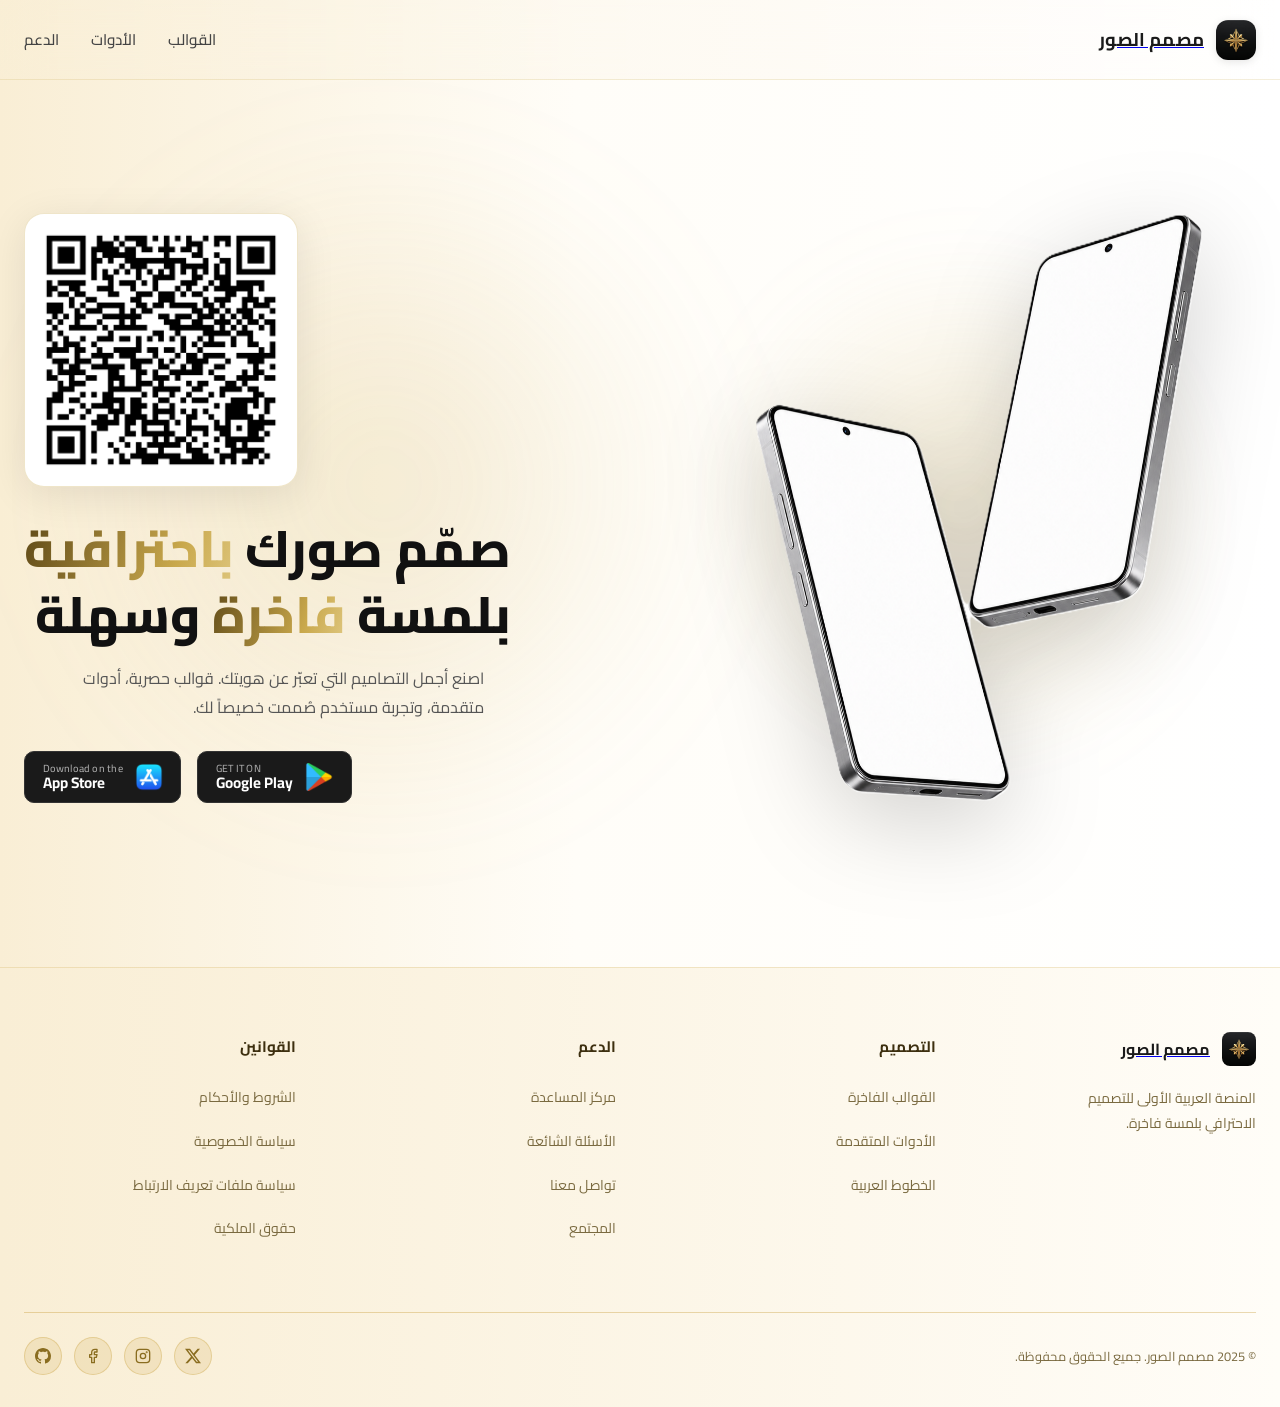
<file: index.html>
<!doctype html>
<html lang="ar" dir="rtl">
  <head>
    <meta charset="UTF-8" />
    <meta name="viewport" content="width=device-width, initial-scale=1.0" />
    <title>مصمم الصور</title>

    <!-- Website Icons -->
    <link rel="icon" type="image/png" href="assets/app-icon.png" />
    <link rel="icon" sizes="16x16" href="assets/app-icon.png" />
    <link rel="icon" sizes="32x32" href="assets/app-icon.png" />
    <link rel="apple-touch-icon" href="assets/app-icon.png" />
    <link rel="apple-touch-icon" sizes="180x180" href="assets/app-icon.png" />
    <link rel="apple-touch-icon" sizes="152x152" href="assets/app-icon.png" />
    <link rel="apple-touch-icon" sizes="120x120" href="assets/app-icon.png" />
    <meta name="apple-mobile-web-app-capable" content="yes" />
    <meta
      name="apple-mobile-web-app-status-bar-style"
      content="black-translucent"
    />
    <meta name="theme-color" content="#c9a84c" />

    <link rel="stylesheet" href="style.css" />
    <link rel="stylesheet" href="assets/aos.css" />

    <!-- Open Graph / Social Media Preview -->
    <meta property="og:type" content="website" />
    <meta property="og:title" content="مصمم الصور - صمم صورك باحترافية" />
    <meta
      property="og:description"
      content="المنصة العربية الأولى للتصميم الاحترافي بلمسة فاخرة"
    />
    <meta property="og:url" content="https://imageditorha.netlify.app/" />
    <meta
      property="og:image"
      content="https://imageditorha.netlify.app/assets/app-iconlink.jpg"
    />

    <!-- Twitter -->
    <meta name="twitter:card" content="summary_large_image" />
    <meta name="twitter:title" content="مصمم الصور - صمم صورك باحترافية" />
    <meta
      name="twitter:description"
      content="المنصة العربية الأولى للتصميم الاحترافي بلمسة فاخرة."
    />
    <meta
      name="twitter:image"
      content="https://mahmoudalabsi.github.io/musammer-alswar-files/assets/phone-mockup.png"
    />
  </head>
  <body>
    <!-- ─── HEADER ─── -->
    <header>
      <div class="header-inner">
        <a href="index.html" class="brand">
          <img src="assets/app-icon.png" alt="مصمم الصور" />
          <span class="brand-name">مصمم الصور</span>
        </a>
        <nav>
          <a href="templates.html">القوالب</a>
          <a href="tools.html">الأدوات</a>
          <a href="help.html">الدعم</a>
        </nav>
      </div>
    </header>

    <!-- ─── HERO ─── -->
    <main>
      <div class="glow"></div>
      <div class="hero-inner">
        <div class="hero-grid">
          <!-- Right: QR + Text + Buttons -->
          <div class="hero-text" data-aos="fade-up" data-aos-duration="800">
            <div class="qr-card" data-aos="fade-up" data-aos-duration="800" data-aos-delay="100">
              <img src="assets/qr-code.png" alt="QR Code" />
            </div>

            <h1 data-aos="fade-up" data-aos-duration="800" data-aos-delay="200">
              صمّم صورك <span class="gold">باحترافية</span><br />
              بلمسة <span class="gold">فاخرة</span> وسهلة
            </h1>

            <p class="hero-desc" data-aos="fade-up" data-aos-duration="800" data-aos-delay="300">
              اصنع أجمل التصاميم التي تعبّر عن هويتك. قوالب حصرية، أدوات متقدمة،
              وتجربة مستخدم صُممت خصيصاً لك.
            </p>

            <div class="btn-group" data-aos="fade-up" data-aos-duration="800" data-aos-delay="400">
              <a href="#" class="btn-store">
                <img
                  src="assets/playstore.png"
                  alt="Google Play"
                  class="store-icon"
                />
                <span class="store-text">
                  <small>GET IT ON</small><b>Google Play</b>
                </span>
              </a>
              <a href="#" class="btn-store">
                <img
                  src="assets/appstore.png"
                  alt="App Store"
                  class="store-icon"
                />
                <span class="store-text">
                  <small>Download on the</small><b>App Store</b>
                </span>
              </a>
            </div>
          </div>

          <!-- Left: Phone Mockup (static) -->
          <div class="hero-phone" data-aos="fade-left" data-aos-duration="1000" data-aos-delay="200">
            <div class="phone-wrap">
              <div class="phone-glow"></div>
              <img src="assets/phone-mockup.png" alt="واجهة التطبيق" />
            </div>
          </div>
        </div>
      </div>
    </main>

    <!-- ─── FOOTER ─── -->
    <footer>
      <div class="footer-inner">
        <div class="footer-grid">
          <!-- Brand -->
          <div>
            <a href="index.html" class="footer-brand-row">
              <img src="assets/app-icon.png" alt="مصمم الصور" />
              <span class="footer-brand-name">مصمم الصور</span>
            </a>
            <p class="footer-tagline">
              المنصة العربية الأولى للتصميم الاحترافي بلمسة فاخرة.
            </p>
          </div>

          <!-- التصميم -->
          <div class="footer-col">
            <h4>التصميم</h4>
            <ul>
              <li><a href="templates.html">القوالب الفاخرة</a></li>
              <li><a href="tools.html">الأدوات المتقدمة</a></li>
              <li><a href="fonts.html">الخطوط العربية</a></li>
            </ul>
          </div>

          <!-- الدعم -->
          <div class="footer-col">
            <h4>الدعم</h4>
            <ul>
              <li><a href="help.html">مركز المساعدة</a></li>
              <li><a href="faq.html">الأسئلة الشائعة</a></li>
              <li><a href="contact.html">تواصل معنا</a></li>
              <li><a href="community.html">المجتمع</a></li>
            </ul>
          </div>

          <!-- القوانين -->
          <div class="footer-col">
            <h4>القوانين</h4>
            <ul>
              <li><a href="terms.html">الشروط والأحكام</a></li>
              <li><a href="privacy.html">سياسة الخصوصية</a></li>
              <li><a href="cookies.html">سياسة ملفات تعريف الارتباط</a></li>
              <li><a href="copyright.html">حقوق الملكية</a></li>
            </ul>
          </div>
        </div>

        <!-- Bottom bar -->
        <div class="footer-bar">
          <p class="footer-copy">© 2025 مصمم الصور. جميع الحقوق محفوظة.</p>
          <div class="social-links">
            <a href="https://x.com/MahmoudSuppah" aria-label="Twitter / X">
              <svg
                xmlns="http://www.w3.org/2000/svg"
                width="16"
                height="16"
                fill="currentColor"
                viewBox="0 0 16 16"
              >
                <path
                  d="M12.6.75h2.454l-5.36 6.142L16 15.25h-4.937l-3.867-5.07-4.425 5.07H.316l5.733-6.57L0 .75h5.063l3.495 4.633L12.601.75Zm-.86 13.028h1.36L4.323 2.145H2.865z"
                />
              </svg>
            </a>
            <a
              href="https://www.instagram.com/mahmoud_al3bsi/"
              aria-label="Instagram"
            >
              <svg
                viewBox="0 0 24 24"
                fill="none"
                stroke="currentColor"
                stroke-width="2"
                stroke-linecap="round"
                stroke-linejoin="round"
              >
                <rect x="2" y="2" width="20" height="20" rx="5" ry="5" />
                <circle cx="12" cy="12" r="4" />
                <circle cx="17.5" cy="6.5" r="0.5" fill="currentColor" />
              </svg>
            </a>
            <a
              href="https://www.facebook.com/MahmoudSuppah/"
              aria-label="Facebook"
            >
              <svg
                viewBox="0 0 24 24"
                fill="none"
                stroke="currentColor"
                stroke-width="2"
                stroke-linecap="round"
                stroke-linejoin="round"
              >
                <path
                  d="M18 2h-3a5 5 0 0 0-5 5v3H7v4h3v8h4v-8h3l1-4h-4V7a1 1 0 0 1 1-1h3z"
                />
              </svg>
            </a>
            <a href="http://github.com/Mahmoudalabsi" aria-label="GitHub">
              <svg
                xmlns="http://www.w3.org/2000/svg"
                width="16"
                height="16"
                fill="currentColor"
                viewBox="0 0 16 16"
              >
                <path
                  d="M8 0C3.58 0 0 3.58 0 8c0 3.54 2.29 6.53 5.47 7.59.4.07.55-.17.55-.38 0-.19-.01-.82-.01-1.49-2.01.37-2.53-.49-2.69-.94-.09-.23-.48-.94-.82-1.13-.28-.15-.68-.52-.01-.53.63-.01 1.08.58 1.23.82.72 1.21 1.87.87 2.33.66.07-.52.28-.87.51-1.07-1.78-.2-3.64-.89-3.64-3.95 0-.87.31-1.59.82-2.15-.08-.2-.36-1.02.08-2.12 0 0 .67-.21 2.2.82.64-.18 1.32-.27 2-.27s1.36.09 2 .27c1.53-1.04 2.2-.82 2.2-.82.44 1.1.16 1.92.08 2.12.51.56.82 1.27.82 2.15 0 3.07-1.87 3.75-3.65 3.95.29.25.54.73.54 1.48 0 1.07-.01 1.93-.01 2.2 0 .21.15.46.55.38A8.01 8.01 0 0 0 16 8c0-4.42-3.58-8-8-8"
                />
              </svg>
            </a>
          </div>
        </div>
      </div>
    </footer>

    <script src="assets/aos.js"></script>
    <script src="script.js"></script>
  </body>
</html>
</file>
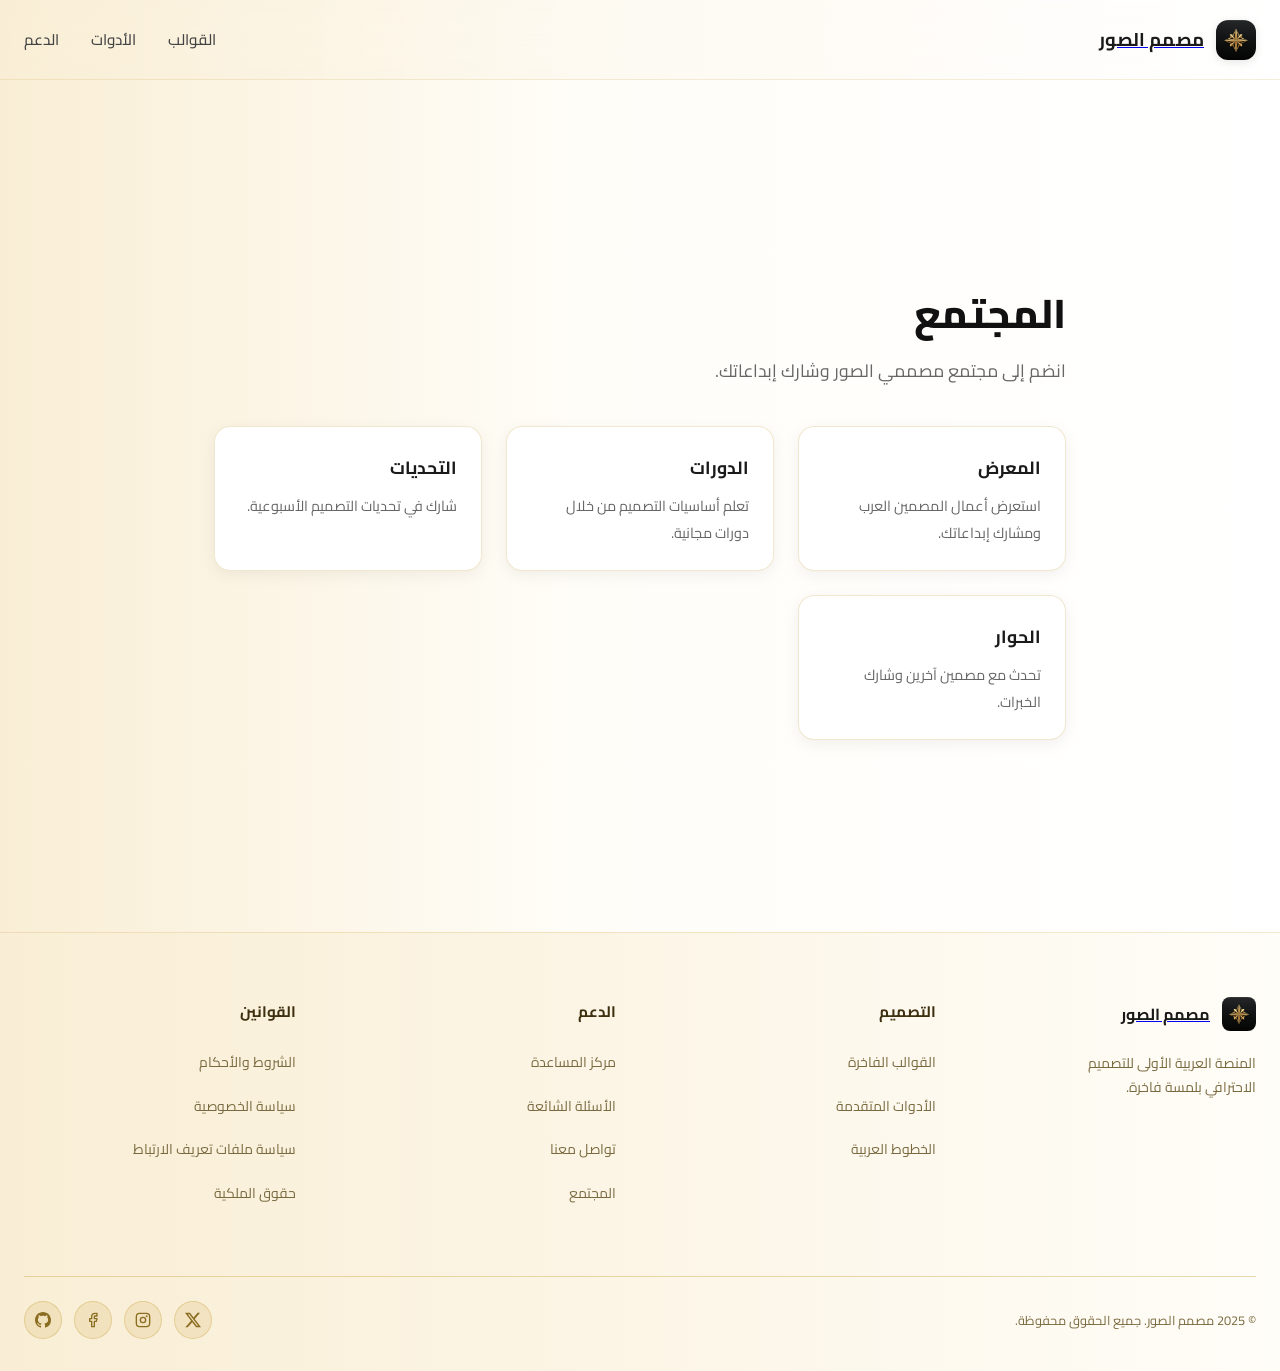
<file: community.html>
<!DOCTYPE html>
<html lang="ar" dir="rtl">
<head>
  <meta charset="UTF-8" />
  <meta name="viewport" content="width=device-width, initial-scale=1.0" />
  <title>المجتمع - مصمم الصور</title>
  <link rel="icon" type="image/png" href="assets/app-icon.png" />
  <link rel="stylesheet" href="style.css" />
  <link rel="stylesheet" href="assets/aos.css" />
</head>
<body>

  <header>
    <div class="header-inner">
      <a href="index.html" class="brand">
        <img src="assets/app-icon.png" alt="مصمم الصور" />
        <span class="brand-name">مصمم الصور</span>
      </a>
      <nav>
        <a href="templates.html">القوالب</a>
        <a href="tools.html">الأدوات</a>
        <a href="help.html">الدعم</a>
      </nav>
    </div>
  </header>

  <main>
    <div class="page-content">
      <div class="page-inner">
        <h1 class="animate-title" data-aos="fade-up" data-aos-duration="700">المجتمع</h1>
        <p class="page-desc animate-desc" data-aos="fade-up" data-aos-duration="700" data-aos-delay="100">انضم إلى مجتمع مصممي الصور وشارك إبداعاتك.</p>
        
        <div class="community-features">
          <div class="feature-card animate-card" data-aos="fade-up" data-aos-duration="700" data-aos-delay="150">
            <h3>المعرض</h3>
            <p>استعرض أعمال المصمين العرب ومشارك إبداعاتك.</p>
          </div>
          <div class="feature-card animate-card" data-aos="fade-up" data-aos-duration="700" data-aos-delay="200">
            <h3>الدورات</h3>
            <p>تعلم أساسيات التصميم من خلال دورات مجانية.</p>
          </div>
          <div class="feature-card animate-card" data-aos="fade-up" data-aos-duration="700" data-aos-delay="250">
            <h3>التحديات</h3>
            <p>شارك في تحديات التصميم الأسبوعية.</p>
          </div>
          <div class="feature-card animate-card" data-aos="fade-up" data-aos-duration="700" data-aos-delay="300">
            <h3>الحوار</h3>
            <p>تحدث مع مصمين آخرين وشارك الخبرات.</p>
          </div>
        </div>
      </div>
    </div>
  </main>

<footer>
    <div class="footer-inner">
      <div class="footer-grid">
        <div>
          <a href="index.html" class="footer-brand-row">
            <img src="assets/app-icon.png" alt="مصمم الصور" />
            <span class="footer-brand-name">مصمم الصور</span>
          </a>
          <p class="footer-tagline">المنصة العربية الأولى للتصميم الاحترافي بلمسة فاخرة.</p>
        </div>
        <div class="footer-col">
          <h4>التصميم</h4>
          <ul>
            <li><a href="templates.html">القوالب الفاخرة</a></li>
            <li><a href="tools.html">الأدوات المتقدمة</a></li>
            <li><a href="fonts.html">الخطوط العربية</a></li>
          </ul>
        </div>
        <div class="footer-col">
          <h4>الدعم</h4>
          <ul>
            <li><a href="help.html">مركز المساعدة</a></li>
            <li><a href="faq.html">الأسئلة الشائعة</a></li>
            <li><a href="contact.html">تواصل معنا</a></li>
            <li><a href="community.html">المجتمع</a></li>
          </ul>
        </div>
        <div class="footer-col">
          <h4>القوانين</h4>
          <ul>
            <li><a href="terms.html">الشروط والأحكام</a></li>
            <li><a href="privacy.html">سياسة الخصوصية</a></li>
            <li><a href="cookies.html">سياسة ملفات تعريف الارتباط</a></li>
            <li><a href="copyright.html">حقوق الملكية</a></li>
          </ul>
        </div>
      </div>
      <div class="footer-bar">
        <p class="footer-copy">© 2025 مصمم الصور. جميع الحقوق محفوظة.</p>
<div class="social-links">
          <a href="https://x.com/MahmoudSuppah" aria-label="Twitter / X">
            <svg xmlns="http://www.w3.org/2000/svg" width="16" height="16" fill="currentColor" viewBox="0 0 16 16">
              <path d="M12.6.75h2.454l-5.36 6.142L16 15.25h-4.937l-3.867-5.07-4.425 5.07H.316l5.733-6.57L0 .75h5.063l3.495 4.633L12.601.75Zm-.86 13.028h1.36L4.323 2.145H2.865z"/>
            </svg>
          </a>
          <a href="https://www.instagram.com/mahmoud_al3bsi/" aria-label="Instagram">
            <svg viewBox="0 0 24 24" fill="none" stroke="currentColor" stroke-width="2" stroke-linecap="round" stroke-linejoin="round">
              <rect x="2" y="2" width="20" height="20" rx="5" ry="5"/>
              <circle cx="12" cy="12" r="4"/>
              <circle cx="17.5" cy="6.5" r="0.5" fill="currentColor"/>
            </svg>
          </a>
          <a href="https://www.facebook.com/MahmoudSuppah/" aria-label="Facebook">
            <svg viewBox="0 0 24 24" fill="none" stroke="currentColor" stroke-width="2" stroke-linecap="round" stroke-linejoin="round">
              <path d="M18 2h-3a5 5 0 0 0-5 5v3H7v4h3v8h4v-8h3l1-4h-4V7a1 1 0 0 1 1-1h3z"/>
            </svg>
          </a>
          <a href="http://github.com/Mahmoudalabsi" aria-label="GitHub">
            <svg xmlns="http://www.w3.org/2000/svg" width="16" height="16" fill="currentColor" viewBox="0 0 16 16">
              <path d="M8 0C3.58 0 0 3.58 0 8c0 3.54 2.29 6.53 5.47 7.59.4.07.55-.17.55-.38 0-.19-.01-.82-.01-1.49-2.01.37-2.53-.49-2.69-.94-.09-.23-.48-.94-.82-1.13-.28-.15-.68-.52-.01-.53.63-.01 1.08.58 1.23.82.72 1.21 1.87.87 2.33.66.07-.52.28-.87.51-1.07-1.78-.2-3.64-.89-3.64-3.95 0-.87.31-1.59.82-2.15-.08-.2-.36-1.02.08-2.12 0 0 .67-.21 2.2.82.64-.18 1.32-.27 2-.27s1.36.09 2 .27c1.53-1.04 2.2-.82 2.2-.82.44 1.1.16 1.92.08 2.12.51.56.82 1.27.82 2.15 0 3.07-1.87 3.75-3.65 3.95.29.25.54.73.54 1.48 0 1.07-.01 1.93-.01 2.2 0 .21.15.46.55.38A8.01 8.01 0 0 0 16 8c0-4.42-3.58-8-8-8"/>
            </svg>
          </a>
        </div>
      </div>
    </div>
  </footer>
  <script src="assets/aos.js"></script>
  <script src="script.js"></script>
</body>
</html>
</file>
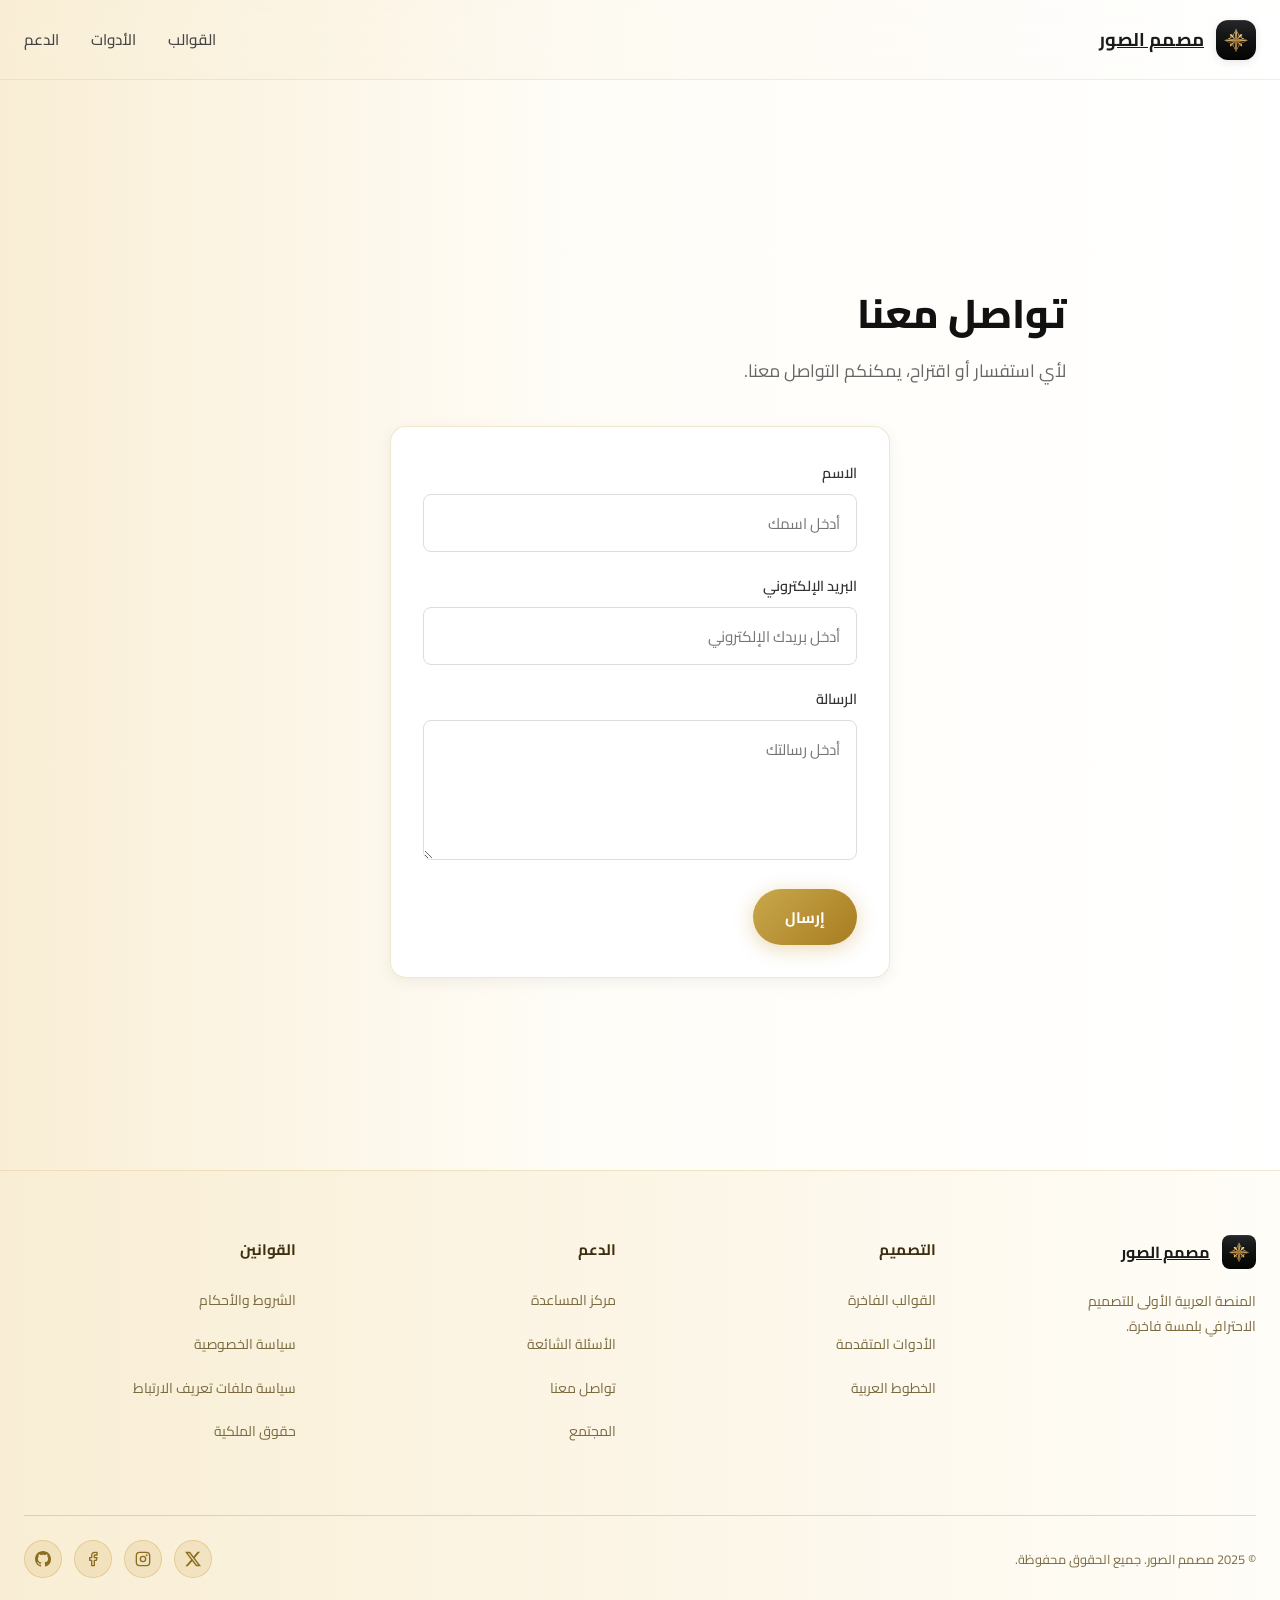
<file: contact.html>
<!DOCTYPE html>
<html lang="ar" dir="rtl">
<head>
  <meta charset="UTF-8" />
  <meta name="viewport" content="width=device-width, initial-scale=1.0" />
  <title>تواصل معنا - مصمم الصور</title>
  <link rel="icon" type="image/png" href="assets/app-icon.png" />
  <link rel="stylesheet" href="style.css" />
  <link rel="stylesheet" href="assets/aos.css" />
</head>
<body>

  <header>
    <div class="header-inner">
      <a href="index.html" class="brand">
        <img src="assets/app-icon.png" alt="مصمم الصور" />
        <span class="brand-name">مصمم الصور</span>
      </a>
      <nav>
        <a href="templates.html">القوالب</a>
        <a href="tools.html">الأدوات</a>
        <a href="help.html">الدعم</a>
      </nav>
    </div>
  </header>

  <main>
    <div class="page-content">
      <div class="page-inner">
        <h1 class="animate-title" data-aos="fade-up" data-aos-duration="700">تواصل معنا</h1>
        <p class="page-desc animate-desc" data-aos="fade-up" data-aos-duration="700" data-aos-delay="100">لأي استفسار أو اقتراح، يمكنكم التواصل معنا.</p>
        
        <div class="contact-wrapper animate-card" data-aos="fade-up" data-aos-duration="700" data-aos-delay="150">
          <form class="contact-form">
            <div class="form-group">
              <label>الاسم</label>
              <input type="text" placeholder="أدخل اسمك" />
            </div>
            <div class="form-group">
              <label>البريد الإلكتروني</label>
              <input type="email" placeholder="أدخل بريدك الإلكتروني" />
            </div>
            <div class="form-group">
              <label>الرسالة</label>
              <textarea placeholder="أدخل رسالتك"></textarea>
            </div>
            <button type="submit" class="btn-primary">إرسال</button>
          </form>
        </div>
      </div>
    </div>
  </main>

<footer>
    <div class="footer-inner">
      <div class="footer-grid">
        <div>
          <a href="index.html" class="footer-brand-row">
            <img src="assets/app-icon.png" alt="مصمم الصور" />
            <span class="footer-brand-name">مصمم الصور</span>
          </a>
          <p class="footer-tagline">المنصة العربية الأولى للتصميم الاحترافي بلمسة فاخرة.</p>
        </div>
        <div class="footer-col">
          <h4>التصميم</h4>
          <ul>
            <li><a href="templates.html">القوالب الفاخرة</a></li>
            <li><a href="tools.html">الأدوات المتقدمة</a></li>
            <li><a href="fonts.html">الخطوط العربية</a></li>
          </ul>
        </div>
        <div class="footer-col">
          <h4>الدعم</h4>
          <ul>
            <li><a href="help.html">مركز المساعدة</a></li>
            <li><a href="faq.html">الأسئلة الشائعة</a></li>
            <li><a href="contact.html">تواصل معنا</a></li>
            <li><a href="community.html">المجتمع</a></li>
          </ul>
        </div>
        <div class="footer-col">
          <h4>القوانين</h4>
          <ul>
            <li><a href="terms.html">الشروط والأحكام</a></li>
            <li><a href="privacy.html">سياسة الخصوصية</a></li>
            <li><a href="cookies.html">سياسة ملفات تعريف الارتباط</a></li>
            <li><a href="copyright.html">حقوق الملكية</a></li>
          </ul>
        </div>
      </div>
      <div class="footer-bar">
        <p class="footer-copy">© 2025 مصمم الصور. جميع الحقوق محفوظة.</p>
        <div class="social-links">
          <a href="https://x.com/MahmoudSuppah" aria-label="Twitter / X">
            <svg xmlns="http://www.w3.org/2000/svg" width="16" height="16" fill="currentColor" viewBox="0 0 16 16">
              <path d="M12.6.75h2.454l-5.36 6.142L16 15.25h-4.937l-3.867-5.07-4.425 5.07H.316l5.733-6.57L0 .75h5.063l3.495 4.633L12.601.75Zm-.86 13.028h1.36L4.323 2.145H2.865z"/>
            </svg>
          </a>
          <a href="https://www.instagram.com/mahmoud_al3bsi/" aria-label="Instagram">
            <svg viewBox="0 0 24 24" fill="none" stroke="currentColor" stroke-width="2" stroke-linecap="round" stroke-linejoin="round">
              <rect x="2" y="2" width="20" height="20" rx="5" ry="5"/>
              <circle cx="12" cy="12" r="4"/>
              <circle cx="17.5" cy="6.5" r="0.5" fill="currentColor"/>
            </svg>
          </a>
          <a href="https://www.facebook.com/MahmoudSuppah/" aria-label="Facebook">
            <svg viewBox="0 0 24 24" fill="none" stroke="currentColor" stroke-width="2" stroke-linecap="round" stroke-linejoin="round">
              <path d="M18 2h-3a5 5 0 0 0-5 5v3H7v4h3v8h4v-8h3l1-4h-4V7a1 1 0 0 1 1-1h3z"/>
            </svg>
          </a>
          <a href="http://github.com/Mahmoudalabsi" aria-label="GitHub">
            <svg xmlns="http://www.w3.org/2000/svg" width="16" height="16" fill="currentColor" viewBox="0 0 16 16">
              <path d="M8 0C3.58 0 0 3.58 0 8c0 3.54 2.29 6.53 5.47 7.59.4.07.55-.17.55-.38 0-.19-.01-.82-.01-1.49-2.01.37-2.53-.49-2.69-.94-.09-.23-.48-.94-.82-1.13-.28-.15-.68-.52-.01-.53.63-.01 1.08.58 1.23.82.72 1.21 1.87.87 2.33.66.07-.52.28-.87.51-1.07-1.78-.2-3.64-.89-3.64-3.95 0-.87.31-1.59.82-2.15-.08-.2-.36-1.02.08-2.12 0 0 .67-.21 2.2.82.64-.18 1.32-.27 2-.27s1.36.09 2 .27c1.53-1.04 2.2-.82 2.2-.82.44 1.1.16 1.92.08 2.12.51.56.82 1.27.82 2.15 0 3.07-1.87 3.75-3.65 3.95.29.25.54.73.54 1.48 0 1.07-.01 1.93-.01 2.2 0 .21.15.46.55.38A8.01 8.01 0 0 0 16 8c0-4.42-3.58-8-8-8"/>
            </svg>
          </a>
        </div>
      </div>
    </div>
  </footer>
  <script src="assets/aos.js"></script>
  <script src="script.js"></script>
</body>
</html>
</file>
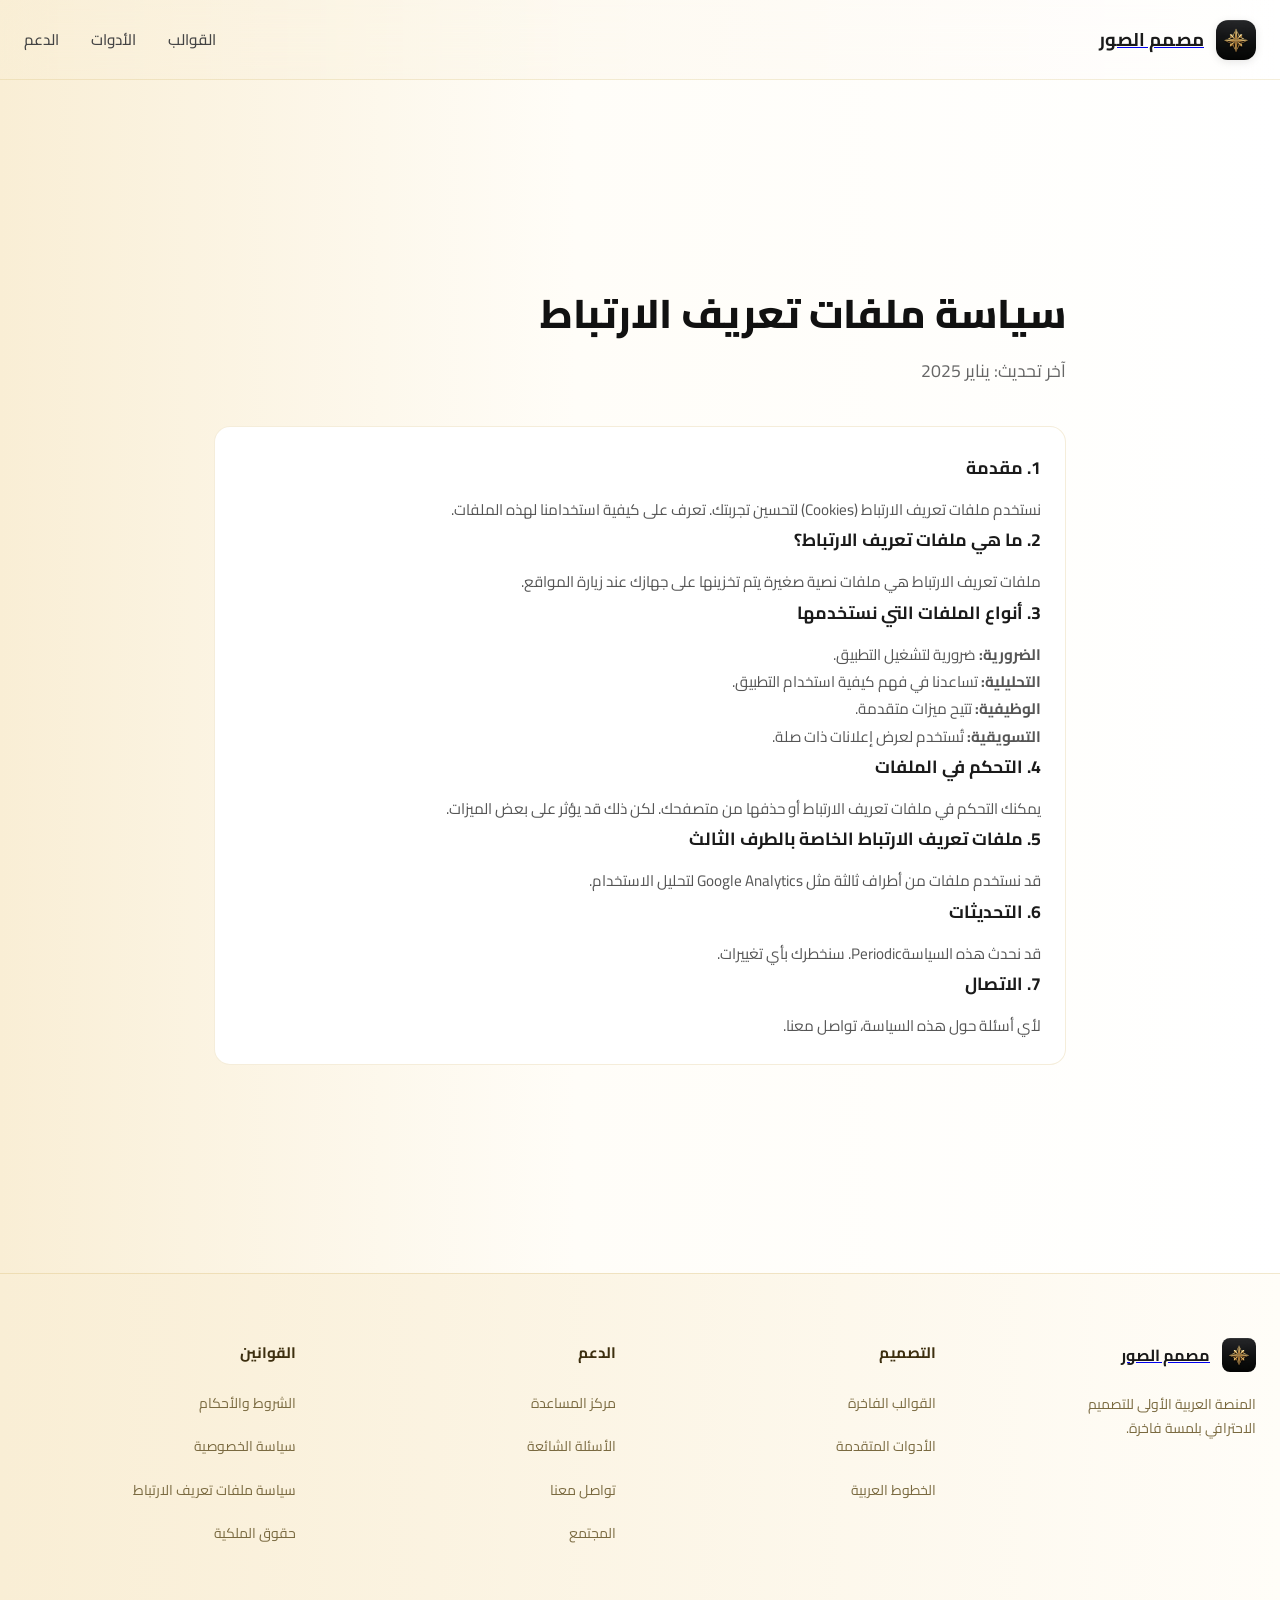
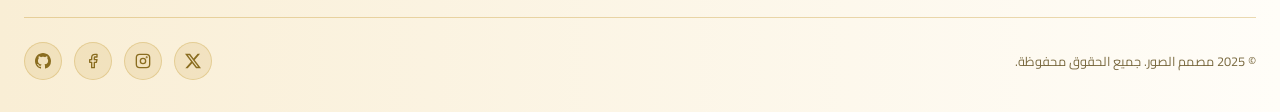
<file: cookies.html>
<!DOCTYPE html>
<html lang="ar" dir="rtl">
<head>
  <meta charset="UTF-8" />
  <meta name="viewport" content="width=device-width, initial-scale=1.0" />
  <title>سياسة ملفات تعريف الارتباط - مصمم الصور</title>
  <link rel="icon" type="image/png" href="assets/app-icon.png" />
  <link rel="stylesheet" href="style.css" />
  <link rel="stylesheet" href="assets/aos.css" />
</head>
<body>

  <header>
    <div class="header-inner">
      <a href="index.html" class="brand">
        <img src="assets/app-icon.png" alt="مصمم الصور" />
        <span class="brand-name">مصمم الصور</span>
      </a>
      <nav>
        <a href="templates.html">القوالب</a>
        <a href="tools.html">الأدوات</a>
        <a href="help.html">الدعم</a>
      </nav>
    </div>
  </header>

  <main>
    <div class="page-content">
      <div class="page-inner">
        <h1 class="animate-title" data-aos="fade-up" data-aos-duration="700">سياسة ملفات تعريف الارتباط</h1>
        <p class="page-desc animate-desc" data-aos="fade-up" data-aos-duration="700" data-aos-delay="100">آخر تحديث: يناير 2025</p>
        
        <div class="policy-content animate-card" data-aos="fade-up" data-aos-duration="700" data-aos-delay="150">
          <h2>1. مقدمة</h2>
          <p>نستخدم ملفات تعريف الارتباط (Cookies) لتحسين تجربتك. تعرف على كيفية استخدامنا لهذه الملفات.</p>
          
          <h2>2. ما هي ملفات تعريف الارتباط؟</h2>
          <p>ملفات تعريف الارتباط هي ملفات نصية صغيرة يتم تخزينها على جهازك عند زيارة المواقع.</p>
          
          <h2>3. أنواع الملفات التي نستخدمها</h2>
          <p><strong>الضرورية:</strong> ضرورية لتشغيل التطبيق.<br/>
          <strong>التحليلية:</strong> تساعدنا في فهم كيفية استخدام التطبيق.<br/>
          <strong>الوظيفية:</strong> تتيح ميزات متقدمة.<br/>
          <strong>التسويقية:</strong> تُستخدم لعرض إعلانات ذات صلة.</p>
          
          <h2>4. التحكم في الملفات</h2>
          <p>يمكنك التحكم في ملفات تعريف الارتباط أو حذفها من متصفحك. لكن ذلك قد يؤثر على بعض الميزات.</p>
          
          <h2>5. ملفات تعريف الارتباط الخاصة بالطرف الثالث</h2>
          <p>قد نستخدم ملفات من أطراف ثالثة مثل Google Analytics لتحليل الاستخدام.</p>
          
          <h2>6. التحديثات</h2>
          <p>قد نحدث هذه السياسةPeriodic. سنخطرك بأي تغييرات.</p>
          
          <h2>7. الاتصال</h2>
          <p>لأي أسئلة حول هذه السياسة، تواصل معنا.</p>
        </div>
      </div>
    </div>
  </main>

  <footer>
    <div class="footer-inner">
      <div class="footer-grid">
        <div>
          <a href="index.html" class="footer-brand-row">
            <img src="assets/app-icon.png" alt="مصمم الصور" />
            <span class="footer-brand-name">مصمم الصور</span>
          </a>
          <p class="footer-tagline">المنصة العربية الأولى للتصميم الاحترافي بلمسة فاخرة.</p>
        </div>
        <div class="footer-col">
          <h4>التصميم</h4>
          <ul>
            <li><a href="templates.html">القوالب الفاخرة</a></li>
            <li><a href="tools.html">الأدوات المتقدمة</a></li>
            <li><a href="fonts.html">الخطوط العربية</a></li>
          </ul>
        </div>
        <div class="footer-col">
          <h4>الدعم</h4>
          <ul>
            <li><a href="help.html">مركز المساعدة</a></li>
            <li><a href="faq.html">الأسئلة الشائعة</a></li>
            <li><a href="contact.html">تواصل معنا</a></li>
            <li><a href="community.html">المجتمع</a></li>
          </ul>
        </div>
        <div class="footer-col">
          <h4>القوانين</h4>
          <ul>
            <li><a href="terms.html">الشروط والأحكام</a></li>
            <li><a href="privacy.html">سياسة الخصوصية</a></li>
            <li><a href="cookies.html">سياسة ملفات تعريف الارتباط</a></li>
            <li><a href="copyright.html">حقوق الملكية</a></li>
          </ul>
        </div>
      </div>
      <div class="footer-bar">
        <p class="footer-copy">© 2025 مصمم الصور. جميع الحقوق محفوظة.</p>
        <div class="social-links">
          <a href="https://x.com/MahmoudSuppah" aria-label="Twitter / X">
            <svg xmlns="http://www.w3.org/2000/svg" width="16" height="16" fill="currentColor" viewBox="0 0 16 16">
              <path d="M12.6.75h2.454l-5.36 6.142L16 15.25h-4.937l-3.867-5.07-4.425 5.07H.316l5.733-6.57L0 .75h5.063l3.495 4.633L12.601.75Zm-.86 13.028h1.36L4.323 2.145H2.865z"/>
            </svg>
          </a>
          <a href="https://www.instagram.com/mahmoud_al3bsi/" aria-label="Instagram">
            <svg viewBox="0 0 24 24" fill="none" stroke="currentColor" stroke-width="2" stroke-linecap="round" stroke-linejoin="round">
              <rect x="2" y="2" width="20" height="20" rx="5" ry="5"/>
              <circle cx="12" cy="12" r="4"/>
              <circle cx="17.5" cy="6.5" r="0.5" fill="currentColor"/>
            </svg>
          </a>
          <a href="https://www.facebook.com/MahmoudSuppah/" aria-label="Facebook">
            <svg viewBox="0 0 24 24" fill="none" stroke="currentColor" stroke-width="2" stroke-linecap="round" stroke-linejoin="round">
              <path d="M18 2h-3a5 5 0 0 0-5 5v3H7v4h3v8h4v-8h3l1-4h-4V7a1 1 0 0 1 1-1h3z"/>
            </svg>
          </a>
          <a href="http://github.com/Mahmoudalabsi" aria-label="GitHub">
            <svg xmlns="http://www.w3.org/2000/svg" width="16" height="16" fill="currentColor" viewBox="0 0 16 16">
              <path d="M8 0C3.58 0 0 3.58 0 8c0 3.54 2.29 6.53 5.47 7.59.4.07.55-.17.55-.38 0-.19-.01-.82-.01-1.49-2.01.37-2.53-.49-2.69-.94-.09-.23-.48-.94-.82-1.13-.28-.15-.68-.52-.01-.53.63-.01 1.08.58 1.23.82.72 1.21 1.87.87 2.33.66.07-.52.28-.87.51-1.07-1.78-.2-3.64-.89-3.64-3.95 0-.87.31-1.59.82-2.15-.08-.2-.36-1.02.08-2.12 0 0 .67-.21 2.2.82.64-.18 1.32-.27 2-.27s1.36.09 2 .27c1.53-1.04 2.2-.82 2.2-.82.44 1.1.16 1.92.08 2.12.51.56.82 1.27.82 2.15 0 3.07-1.87 3.75-3.65 3.95.29.25.54.73.54 1.48 0 1.07-.01 1.93-.01 2.2 0 .21.15.46.55.38A8.01 8.01 0 0 0 16 8c0-4.42-3.58-8-8-8"/>
            </svg>
          </a>
        </div>
      </div>
    </div>
  </footer>
  <script src="assets/aos.js"></script>
  <script src="script.js"></script>
</body>
</html>
</file>
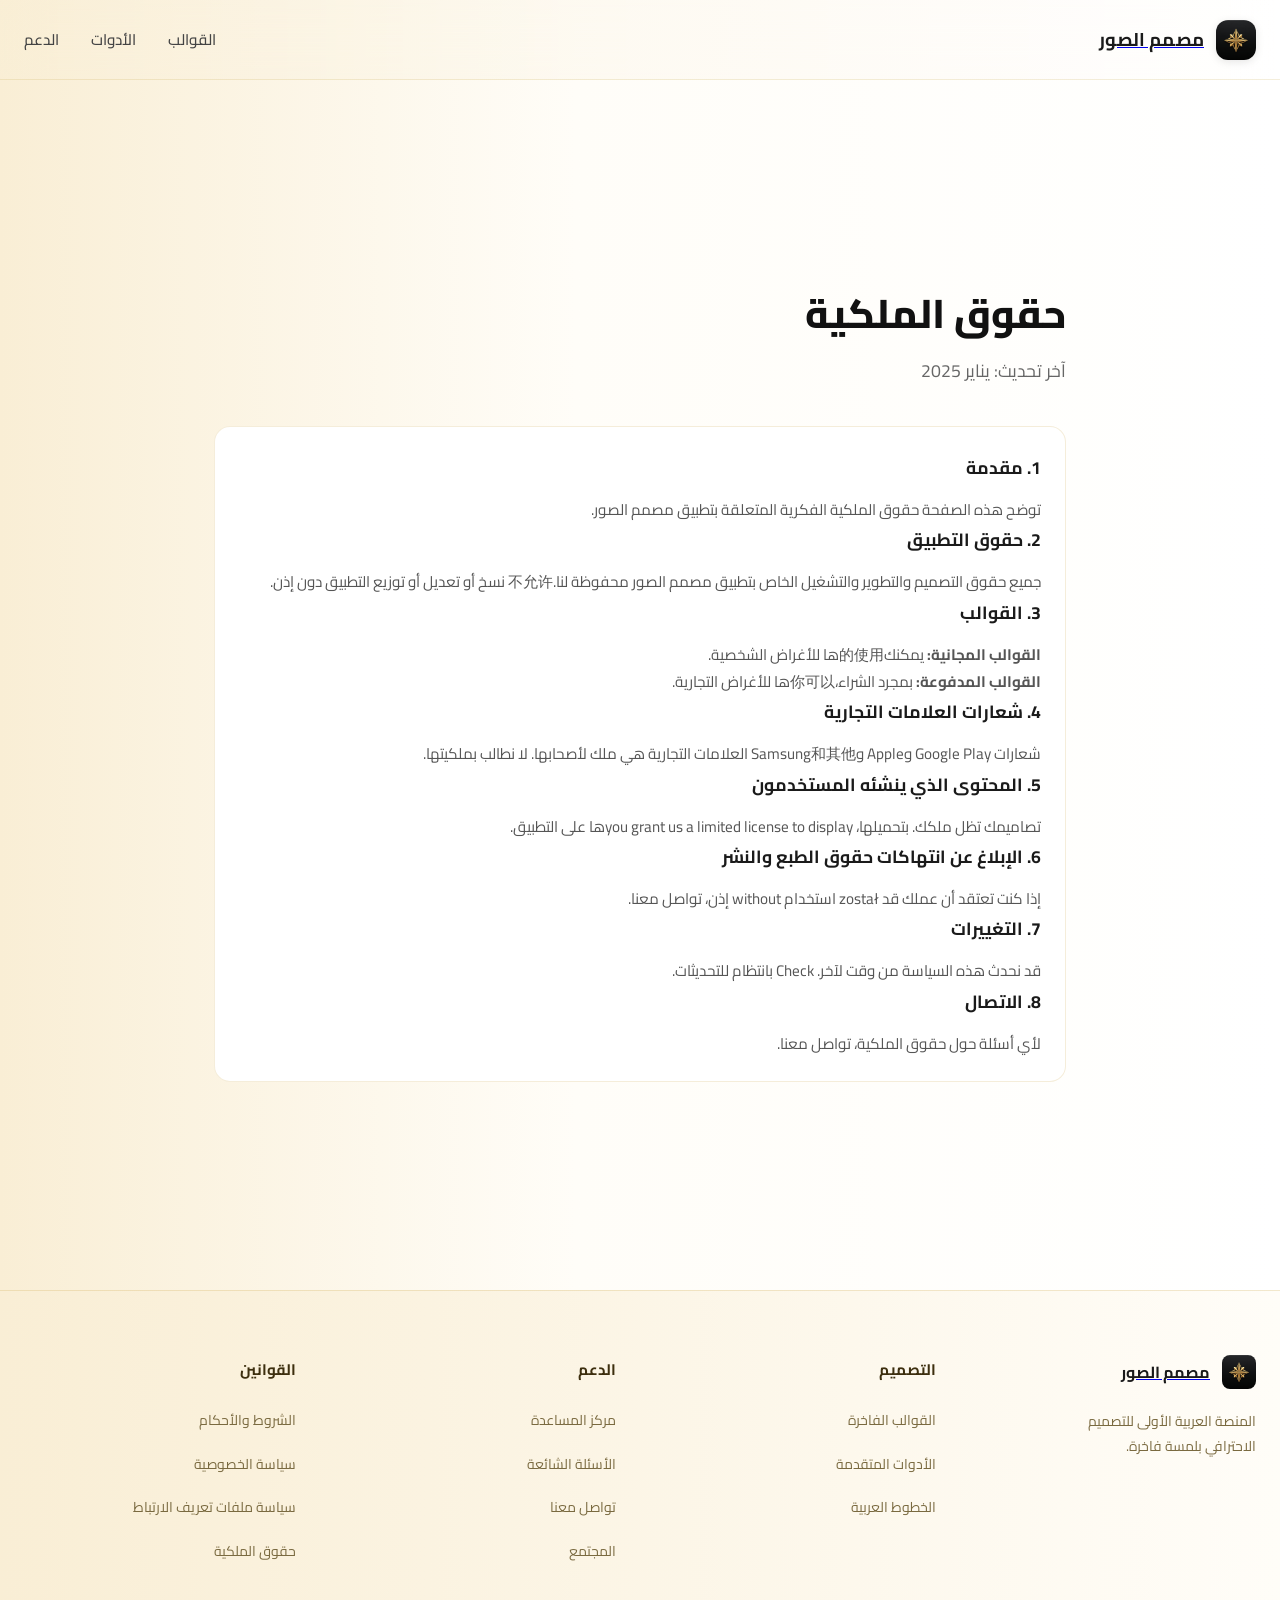
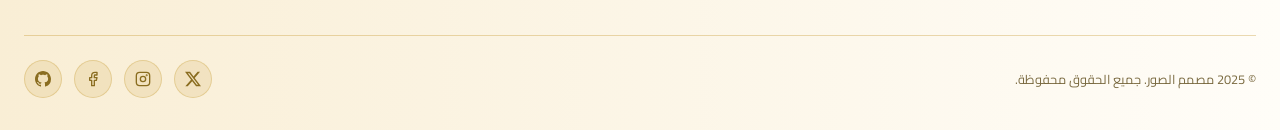
<file: copyright.html>
<!DOCTYPE html>
<html lang="ar" dir="rtl">
<head>
  <meta charset="UTF-8" />
  <meta name="viewport" content="width=device-width, initial-scale=1.0" />
  <title>حقوق الملكية - مصمم الصور</title>
  <link rel="icon" type="image/png" href="assets/app-icon.png" />
  <link rel="stylesheet" href="style.css" />
  <link rel="stylesheet" href="assets/aos.css" />
</head>
<body>

  <header>
    <div class="header-inner">
      <a href="index.html" class="brand">
        <img src="assets/app-icon.png" alt="مصمم الصور" />
        <span class="brand-name">مصمم الصور</span>
      </a>
      <nav>
        <a href="templates.html">القوالب</a>
        <a href="tools.html">الأدوات</a>
        <a href="help.html">الدعم</a>
      </nav>
    </div>
  </header>

  <main>
    <div class="page-content">
      <div class="page-inner">
        <h1 class="animate-title" data-aos="fade-up" data-aos-duration="700">حقوق الملكية</h1>
        <p class="page-desc animate-desc" data-aos="fade-up" data-aos-duration="700" data-aos-delay="100">آخر تحديث: يناير 2025</p>
        
        <div class="policy-content animate-card" data-aos="fade-up" data-aos-duration="700" data-aos-delay="150">
          <h2>1. مقدمة</h2>
          <p>توضح هذه الصفحة حقوق الملكية الفكرية المتعلقة بتطبيق مصمم الصور.</p>
          
          <h2>2. حقوق التطبيق</h2>
          <p>جميع حقوق التصميم والتطوير والتشغيل الخاص بتطبيق مصمم الصور محفوظة لنا.不允许 نسخ أو تعديل أو توزيع التطبيق دون إذن.</p>
          
          <h2>3. القوالب</h2>
          <p><strong>القوالب المجانية:</strong> يمكنك的使用ها للأغراض الشخصية.<br/>
          <strong>القوالب المدفوعة:</strong> بمجرد الشراء،你可以ها للأغراض التجارية.</p>
          
          <h2>4. شعارات العلامات التجارية</h2>
          <p>شعارات Google Play وApple وSamsung和其他 العلامات التجارية هي ملك لأصحابها. لا نطالب بملكيتها.</p>
          
          <h2>5. المحتوى الذي ينشئه المستخدمون</h2>
          <p>تصاميمك تظل ملكك. بتحميلها، you grant us a limited license to displayها على التطبيق.</p>
          
          <h2>6. الإبلاغ عن انتهاكات حقوق الطبع والنشر</h2>
          <p>إذا كنت تعتقد أن عملك قد został استخدام without إذن، تواصل معنا.</p>
          
          <h2>7. التغييرات</h2>
          <p>قد نحدث هذه السياسة من وقت لآخر. Check بانتظام للتحديثات.</p>
          
          <h2>8. الاتصال</h2>
          <p>لأي أسئلة حول حقوق الملكية، تواصل معنا.</p>
        </div>
      </div>
    </div>
  </main>

<footer>
    <div class="footer-inner">
      <div class="footer-grid">
        <div>
          <a href="index.html" class="footer-brand-row">
            <img src="assets/app-icon.png" alt="مصمم الصور" />
            <span class="footer-brand-name">مصمم الصور</span>
          </a>
          <p class="footer-tagline">المنصة العربية الأولى للتصميم الاحترافي بلمسة فاخرة.</p>
        </div>
        <div class="footer-col">
          <h4>التصميم</h4>
          <ul>
            <li><a href="templates.html">القوالب الفاخرة</a></li>
            <li><a href="tools.html">الأدوات المتقدمة</a></li>
            <li><a href="fonts.html">الخطوط العربية</a></li>
          </ul>
        </div>
        <div class="footer-col">
          <h4>الدعم</h4>
          <ul>
            <li><a href="help.html">مركز المساعدة</a></li>
            <li><a href="faq.html">الأسئلة الشائعة</a></li>
            <li><a href="contact.html">تواصل معنا</a></li>
            <li><a href="community.html">المجتمع</a></li>
          </ul>
        </div>
        <div class="footer-col">
          <h4>القوانين</h4>
          <ul>
            <li><a href="terms.html">الشروط والأحكام</a></li>
            <li><a href="privacy.html">سياسة الخصوصية</a></li>
            <li><a href="cookies.html">سياسة ملفات تعريف الارتباط</a></li>
            <li><a href="copyright.html">حقوق الملكية</a></li>
          </ul>
        </div>
      </div>
      <div class="footer-bar">
        <p class="footer-copy">© 2025 مصمم الصور. جميع الحقوق محفوظة.</p>
        <div class="social-links">
          <a href="https://x.com/MahmoudSuppah" aria-label="Twitter / X">
            <svg xmlns="http://www.w3.org/2000/svg" width="16" height="16" fill="currentColor" viewBox="0 0 16 16">
              <path d="M12.6.75h2.454l-5.36 6.142L16 15.25h-4.937l-3.867-5.07-4.425 5.07H.316l5.733-6.57L0 .75h5.063l3.495 4.633L12.601.75Zm-.86 13.028h1.36L4.323 2.145H2.865z"/>
            </svg>
          </a>
          <a href="https://www.instagram.com/mahmoud_al3bsi/" aria-label="Instagram">
            <svg viewBox="0 0 24 24" fill="none" stroke="currentColor" stroke-width="2" stroke-linecap="round" stroke-linejoin="round">
              <rect x="2" y="2" width="20" height="20" rx="5" ry="5"/>
              <circle cx="12" cy="12" r="4"/>
              <circle cx="17.5" cy="6.5" r="0.5" fill="currentColor"/>
            </svg>
          </a>
          <a href="https://www.facebook.com/MahmoudSuppah/" aria-label="Facebook">
            <svg viewBox="0 0 24 24" fill="none" stroke="currentColor" stroke-width="2" stroke-linecap="round" stroke-linejoin="round">
              <path d="M18 2h-3a5 5 0 0 0-5 5v3H7v4h3v8h4v-8h3l1-4h-4V7a1 1 0 0 1 1-1h3z"/>
            </svg>
          </a>
          <a href="http://github.com/Mahmoudalabsi" aria-label="GitHub">
            <svg xmlns="http://www.w3.org/2000/svg" width="16" height="16" fill="currentColor" viewBox="0 0 16 16">
              <path d="M8 0C3.58 0 0 3.58 0 8c0 3.54 2.29 6.53 5.47 7.59.4.07.55-.17.55-.38 0-.19-.01-.82-.01-1.49-2.01.37-2.53-.49-2.69-.94-.09-.23-.48-.94-.82-1.13-.28-.15-.68-.52-.01-.53.63-.01 1.08.58 1.23.82.72 1.21 1.87.87 2.33.66.07-.52.28-.87.51-1.07-1.78-.2-3.64-.89-3.64-3.95 0-.87.31-1.59.82-2.15-.08-.2-.36-1.02.08-2.12 0 0 .67-.21 2.2.82.64-.18 1.32-.27 2-.27s1.36.09 2 .27c1.53-1.04 2.2-.82 2.2-.82.44 1.1.16 1.92.08 2.12.51.56.82 1.27.82 2.15 0 3.07-1.87 3.75-3.65 3.95.29.25.54.73.54 1.48 0 1.07-.01 1.93-.01 2.2 0 .21.15.46.55.38A8.01 8.01 0 0 0 16 8c0-4.42-3.58-8-8-8"/>
            </svg>
          </a>
        </div>
      </div>
    </div>
  </footer>
  <script src="assets/aos.js"></script>
  <script src="script.js"></script>
</body>
</html>
</file>
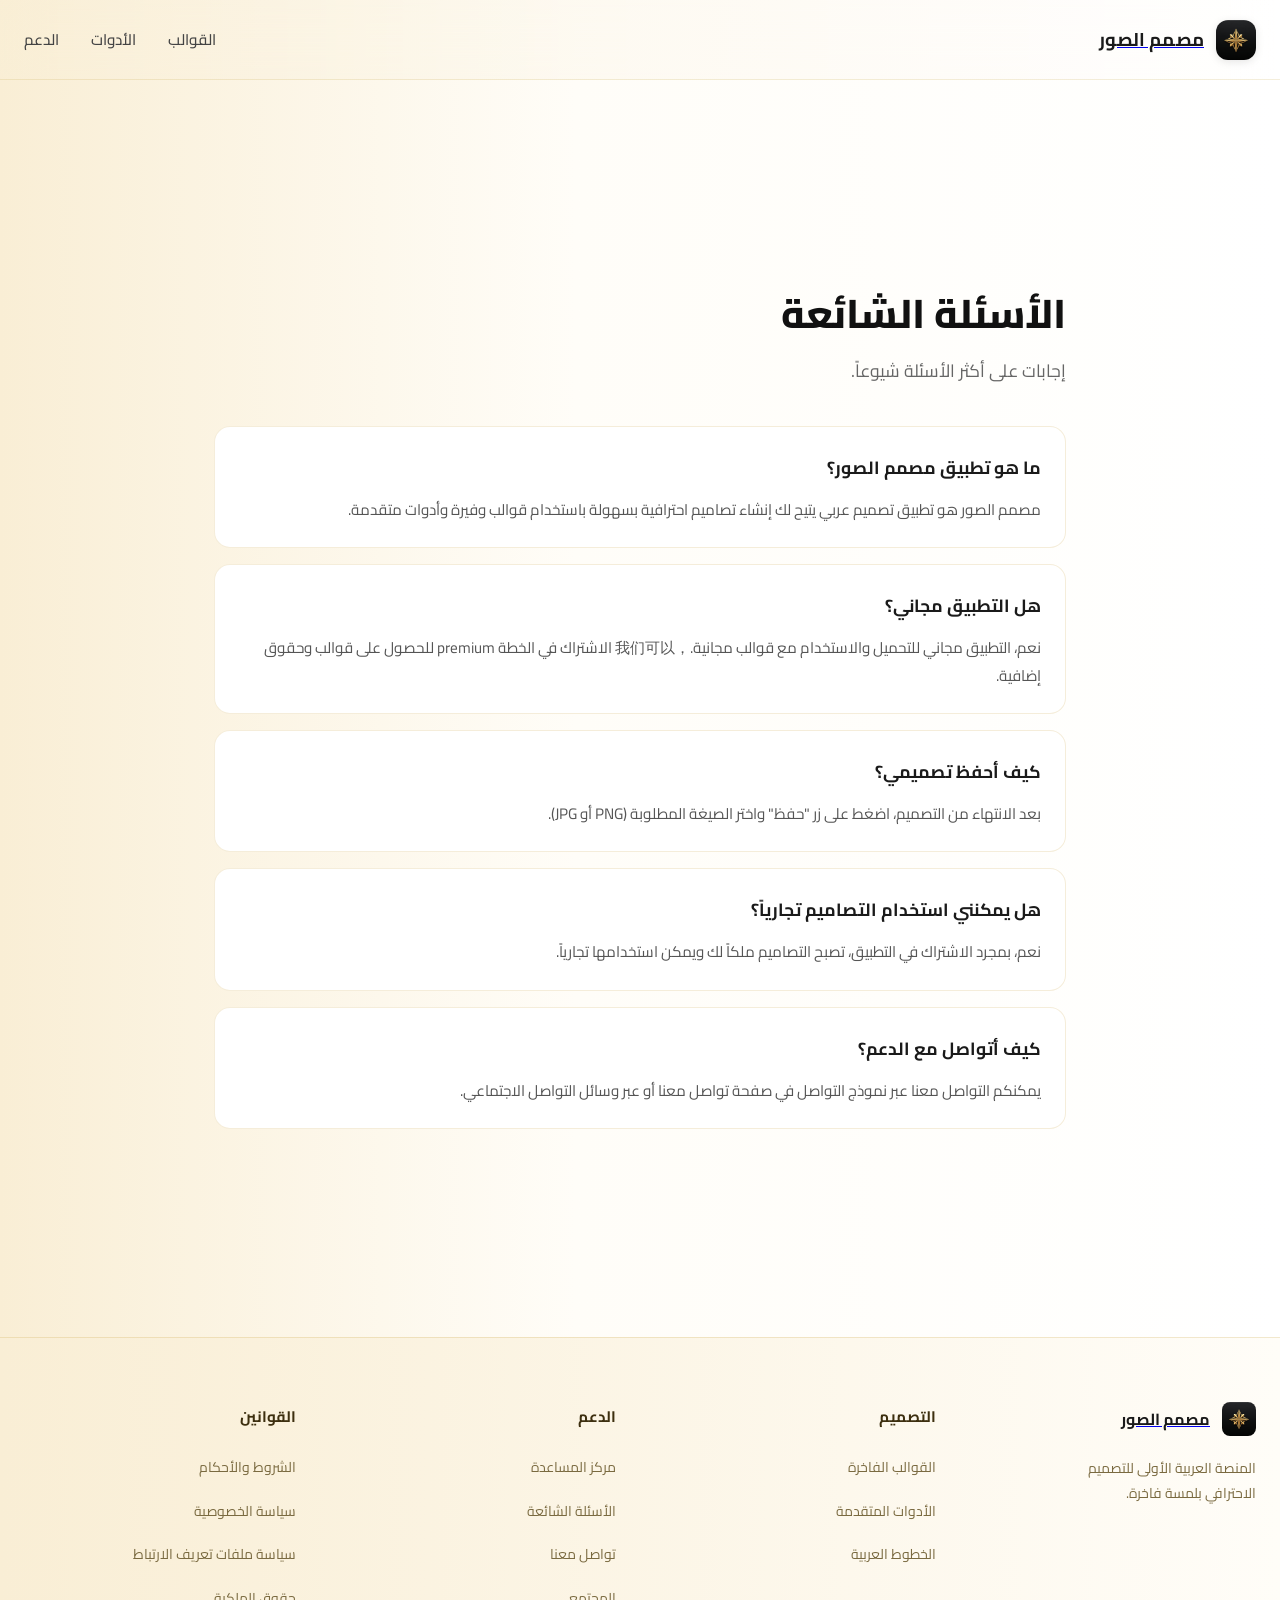
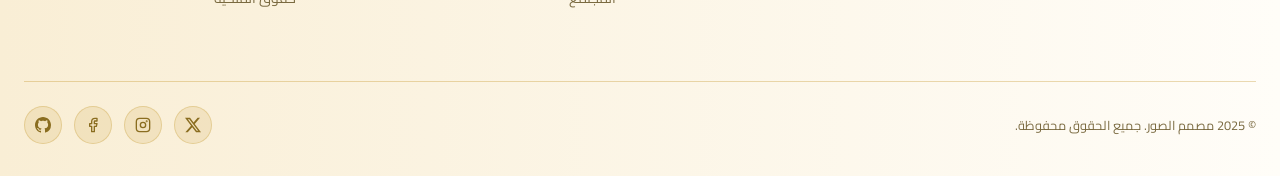
<file: faq.html>
<!DOCTYPE html>
<html lang="ar" dir="rtl">
<head>
  <meta charset="UTF-8" />
  <meta name="viewport" content="width=device-width, initial-scale=1.0" />
  <title>الأسئلة الشائعة - مصمم الصور</title>
  <link rel="icon" type="image/png" href="assets/app-icon.png" />
  <link rel="stylesheet" href="style.css" />
  <link rel="stylesheet" href="assets/aos.css" />
</head>
<body>

  <header>
    <div class="header-inner">
      <a href="index.html" class="brand">
        <img src="assets/app-icon.png" alt="مصمم الصور" />
        <span class="brand-name">مصمم الصور</span>
      </a>
      <nav>
        <a href="templates.html">القوالب</a>
        <a href="tools.html">الأدوات</a>
        <a href="help.html">الدعم</a>
      </nav>
    </div>
  </header>

  <main>
    <div class="page-content">
      <div class="page-inner">
        <h1 class="animate-title" data-aos="fade-up" data-aos-duration="700">الأسئلة الشائعة</h1>
        <p class="page-desc animate-desc" data-aos="fade-up" data-aos-duration="700" data-aos-delay="100">إجابات على أكثر الأسئلة شيوعاً.</p>
        
        <div class="faq-list">
          <div class="faq-item animate-card" data-aos="fade-up" data-aos-duration="700" data-aos-delay="150">
            <h3>ما هو تطبيق مصمم الصور؟</h3>
            <p>مصمم الصور هو تطبيق تصميم عربي يتيح لك إنشاء تصاميم احترافية بسهولة باستخدام قوالب وفيرة وأدوات متقدمة.</p>
          </div>
          <div class="faq-item animate-card" data-aos="fade-up" data-aos-duration="700" data-aos-delay="200">
            <h3>هل التطبيق مجاني؟</h3>
            <p>نعم، التطبيق مجاني للتحميل والاستخدام مع قوالب مجانية.，我们可以 الاشتراك في الخطة premium للحصول على قوالب وحقوق إضافية.</p>
          </div>
          <div class="faq-item animate-card" data-aos="fade-up" data-aos-duration="700" data-aos-delay="250">
            <h3>كيف أحفظ تصميمي؟</h3>
            <p>بعد الانتهاء من التصميم، اضغط على زر "حفظ" واختر الصيغة المطلوبة (PNG أو JPG).</p>
          </div>
          <div class="faq-item animate-card" data-aos="fade-up" data-aos-duration="700" data-aos-delay="300">
            <h3>هل يمكنني استخدام التصاميم تجارياً؟</h3>
            <p>نعم، بمجرد الاشتراك في التطبيق، تصبح التصاميم ملكاً لك ويمكن استخدامها تجارياً.</p>
          </div>
          <div class="faq-item animate-card" data-aos="fade-up" data-aos-duration="700" data-aos-delay="350">
            <h3>كيف أتواصل مع الدعم؟</h3>
            <p>يمكنكم التواصل معنا عبر نموذج التواصل في صفحة تواصل معنا أو عبر وسائل التواصل الاجتماعي.</p>
          </div>
        </div>
      </div>
    </div>
  </main>

  <footer>
    <div class="footer-inner">
      <div class="footer-grid">
        <div>
          <a href="index.html" class="footer-brand-row">
            <img src="assets/app-icon.png" alt="مصمم الصور" />
            <span class="footer-brand-name">مصمم الصور</span>
          </a>
          <p class="footer-tagline">المنصة العربية الأولى للتصميم الاحترافي بلمسة فاخرة.</p>
        </div>
        <div class="footer-col">
          <h4>التصميم</h4>
          <ul>
            <li><a href="templates.html">القوالب الفاخرة</a></li>
            <li><a href="tools.html">الأدوات المتقدمة</a></li>
            <li><a href="fonts.html">الخطوط العربية</a></li>
          </ul>
        </div>
        <div class="footer-col">
          <h4>الدعم</h4>
          <ul>
            <li><a href="help.html">مركز المساعدة</a></li>
            <li><a href="faq.html">الأسئلة الشائعة</a></li>
            <li><a href="contact.html">تواصل معنا</a></li>
            <li><a href="community.html">المجتمع</a></li>
          </ul>
        </div>
        <div class="footer-col">
          <h4>القوانين</h4>
          <ul>
            <li><a href="terms.html">الشروط والأحكام</a></li>
            <li><a href="privacy.html">سياسة الخصوصية</a></li>
            <li><a href="cookies.html">سياسة ملفات تعريف الارتباط</a></li>
            <li><a href="copyright.html">حقوق الملكية</a></li>
          </ul>
        </div>
      </div>
      <div class="footer-bar">
        <p class="footer-copy">© 2025 مصمم الصور. جميع الحقوق محفوظة.</p>
        <div class="social-links">
          <a href="https://x.com/MahmoudSuppah" aria-label="Twitter / X">
            <svg xmlns="http://www.w3.org/2000/svg" width="16" height="16" fill="currentColor" viewBox="0 0 16 16">
              <path d="M12.6.75h2.454l-5.36 6.142L16 15.25h-4.937l-3.867-5.07-4.425 5.07H.316l5.733-6.57L0 .75h5.063l3.495 4.633L12.601.75Zm-.86 13.028h1.36L4.323 2.145H2.865z"/>
            </svg>
          </a>
          <a href="https://www.instagram.com/mahmoud_al3bsi/" aria-label="Instagram">
            <svg viewBox="0 0 24 24" fill="none" stroke="currentColor" stroke-width="2" stroke-linecap="round" stroke-linejoin="round">
              <rect x="2" y="2" width="20" height="20" rx="5" ry="5"/>
              <circle cx="12" cy="12" r="4"/>
              <circle cx="17.5" cy="6.5" r="0.5" fill="currentColor"/>
            </svg>
          </a>
          <a href="https://www.facebook.com/MahmoudSuppah/" aria-label="Facebook">
            <svg viewBox="0 0 24 24" fill="none" stroke="currentColor" stroke-width="2" stroke-linecap="round" stroke-linejoin="round">
              <path d="M18 2h-3a5 5 0 0 0-5 5v3H7v4h3v8h4v-8h3l1-4h-4V7a1 1 0 0 1 1-1h3z"/>
            </svg>
          </a>
          <a href="http://github.com/Mahmoudalabsi" aria-label="GitHub">
            <svg xmlns="http://www.w3.org/2000/svg" width="16" height="16" fill="currentColor" viewBox="0 0 16 16">
              <path d="M8 0C3.58 0 0 3.58 0 8c0 3.54 2.29 6.53 5.47 7.59.4.07.55-.17.55-.38 0-.19-.01-.82-.01-1.49-2.01.37-2.53-.49-2.69-.94-.09-.23-.48-.94-.82-1.13-.28-.15-.68-.52-.01-.53.63-.01 1.08.58 1.23.82.72 1.21 1.87.87 2.33.66.07-.52.28-.87.51-1.07-1.78-.2-3.64-.89-3.64-3.95 0-.87.31-1.59.82-2.15-.08-.2-.36-1.02.08-2.12 0 0 .67-.21 2.2.82.64-.18 1.32-.27 2-.27s1.36.09 2 .27c1.53-1.04 2.2-.82 2.2-.82.44 1.1.16 1.92.08 2.12.51.56.82 1.27.82 2.15 0 3.07-1.87 3.75-3.65 3.95.29.25.54.73.54 1.48 0 1.07-.01 1.93-.01 2.2 0 .21.15.46.55.38A8.01 8.01 0 0 0 16 8c0-4.42-3.58-8-8-8"/>
            </svg>
          </a>
        </div>
      </div>
    </div>
  </footer>
  <script src="assets/aos.js"></script>
  <script src="script.js"></script>
</body>
</html>
</file>
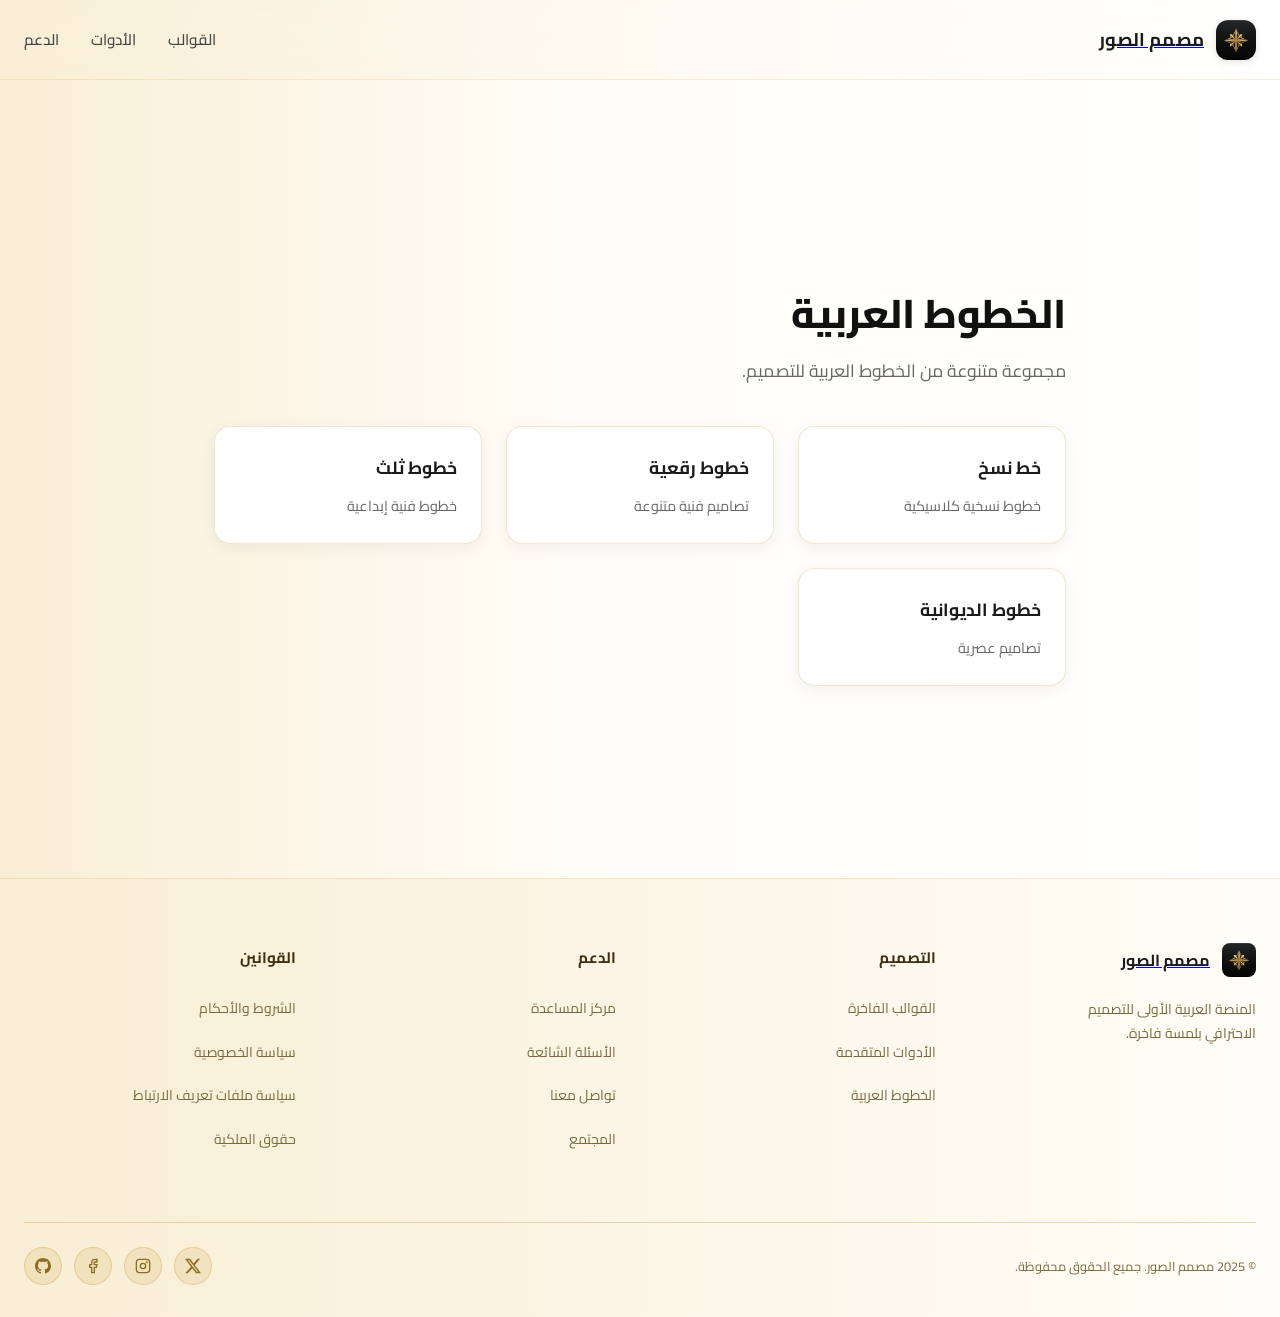
<file: fonts.html>
<!DOCTYPE html>
<html lang="ar" dir="rtl">
<head>
  <meta charset="UTF-8" />
  <meta name="viewport" content="width=device-width, initial-scale=1.0" />
  <title>الخطوط العربية - مصمم الصور</title>
  <link rel="icon" type="image/png" href="assets/app-icon.png" />
  <link rel="stylesheet" href="style.css" />
  <link rel="stylesheet" href="assets/aos.css" />
</head>
<body>

  <header>
    <div class="header-inner">
      <a href="index.html" class="brand">
        <img src="assets/app-icon.png" alt="مصمم الصور" />
        <span class="brand-name">مصمم الصور</span>
      </a>
      <nav>
        <a href="templates.html">القوالب</a>
        <a href="tools.html">الأدوات</a>
        <a href="help.html">الدعم</a>
      </nav>
    </div>
  </header>

  <main>
    <div class="page-content">
      <div class="page-inner">
        <h1 class="animate-title" data-aos="fade-up" data-aos-duration="700">الخطوط العربية</h1>
        <p class="page-desc animate-desc" data-aos="fade-up" data-aos-duration="700" data-aos-delay="100">مجموعة متنوعة من الخطوط العربية للتصميم.</p>
        
        <div class="templates-grid">
          <div class="template-card animate-card" data-aos="fade-up" data-aos-duration="700" data-aos-delay="150">
            <h3>خط نسخ</h3>
            <p>خطوط نسخية كلاسيكية</p>
          </div>
          <div class="template-card animate-card" data-aos="fade-up" data-aos-duration="700" data-aos-delay="200">
            <h3>خطوط رقعية</h3>
            <p>تصاميم فنية متنوعة</p>
          </div>
          <div class="template-card animate-card" data-aos="fade-up" data-aos-duration="700" data-aos-delay="250">
            <h3>خطوط ثلث</h3>
            <p>خطوط فنية إبداعية</p>
          </div>
          <div class="template-card animate-card" data-aos="fade-up" data-aos-duration="700" data-aos-delay="300">
            <h3>خطوط الديوانية</h3>
            <p>تصاميم عصرية</p>
          </div>
        </div>
      </div>
    </div>
  </main>

<footer>
    <div class="footer-inner">
      <div class="footer-grid">
        <div>
          <a href="index.html" class="footer-brand-row">
            <img src="assets/app-icon.png" alt="مصمم الصور" />
            <span class="footer-brand-name">مصمم الصور</span>
          </a>
          <p class="footer-tagline">المنصة العربية الأولى للتصميم الاحترافي بلمسة فاخرة.</p>
        </div>
        <div class="footer-col">
          <h4>التصميم</h4>
          <ul>
            <li><a href="templates.html">القوالب الفاخرة</a></li>
            <li><a href="tools.html">الأدوات المتقدمة</a></li>
            <li><a href="fonts.html">الخطوط العربية</a></li>
          </ul>
        </div>
        <div class="footer-col">
          <h4>الدعم</h4>
          <ul>
            <li><a href="help.html">مركز المساعدة</a></li>
            <li><a href="faq.html">الأسئلة الشائعة</a></li>
            <li><a href="contact.html">تواصل معنا</a></li>
            <li><a href="community.html">المجتمع</a></li>
          </ul>
        </div>
        <div class="footer-col">
          <h4>القوانين</h4>
          <ul>
            <li><a href="terms.html">الشروط والأحكام</a></li>
            <li><a href="privacy.html">سياسة الخصوصية</a></li>
            <li><a href="cookies.html">سياسة ملفات تعريف الارتباط</a></li>
            <li><a href="copyright.html">حقوق الملكية</a></li>
          </ul>
        </div>
      </div>
      <div class="footer-bar">
        <p class="footer-copy">© 2025 مصمم الصور. جميع الحقوق محفوظة.</p>
        <div class="social-links">
          <a href="https://x.com/MahmoudSuppah" aria-label="Twitter / X">
            <svg xmlns="http://www.w3.org/2000/svg" width="16" height="16" fill="currentColor" viewBox="0 0 16 16">
              <path d="M12.6.75h2.454l-5.36 6.142L16 15.25h-4.937l-3.867-5.07-4.425 5.07H.316l5.733-6.57L0 .75h5.063l3.495 4.633L12.601.75Zm-.86 13.028h1.36L4.323 2.145H2.865z"/>
            </svg>
          </a>
          <a href="https://www.instagram.com/mahmoud_al3bsi/" aria-label="Instagram">
            <svg viewBox="0 0 24 24" fill="none" stroke="currentColor" stroke-width="2" stroke-linecap="round" stroke-linejoin="round">
              <rect x="2" y="2" width="20" height="20" rx="5" ry="5"/>
              <circle cx="12" cy="12" r="4"/>
              <circle cx="17.5" cy="6.5" r="0.5" fill="currentColor"/>
            </svg>
          </a>
          <a href="https://www.facebook.com/MahmoudSuppah/" aria-label="Facebook">
            <svg viewBox="0 0 24 24" fill="none" stroke="currentColor" stroke-width="2" stroke-linecap="round" stroke-linejoin="round">
              <path d="M18 2h-3a5 5 0 0 0-5 5v3H7v4h3v8h4v-8h3l1-4h-4V7a1 1 0 0 1 1-1h3z"/>
            </svg>
          </a>
          <a href="http://github.com/Mahmoudalabsi" aria-label="GitHub">
            <svg xmlns="http://www.w3.org/2000/svg" width="16" height="16" fill="currentColor" viewBox="0 0 16 16">
              <path d="M8 0C3.58 0 0 3.58 0 8c0 3.54 2.29 6.53 5.47 7.59.4.07.55-.17.55-.38 0-.19-.01-.82-.01-1.49-2.01.37-2.53-.49-2.69-.94-.09-.23-.48-.94-.82-1.13-.28-.15-.68-.52-.01-.53.63-.01 1.08.58 1.23.82.72 1.21 1.87.87 2.33.66.07-.52.28-.87.51-1.07-1.78-.2-3.64-.89-3.64-3.95 0-.87.31-1.59.82-2.15-.08-.2-.36-1.02.08-2.12 0 0 .67-.21 2.2.82.64-.18 1.32-.27 2-.27s1.36.09 2 .27c1.53-1.04 2.2-.82 2.2-.82.44 1.1.16 1.92.08 2.12.51.56.82 1.27.82 2.15 0 3.07-1.87 3.75-3.65 3.95.29.25.54.73.54 1.48 0 1.07-.01 1.93-.01 2.2 0 .21.15.46.55.38A8.01 8.01 0 0 0 16 8c0-4.42-3.58-8-8-8"/>
            </svg>
          </a>
        </div>
      </div>
    </div>
  </footer>
  <script src="assets/aos.js"></script>
  <script src="script.js"></script>
</body>
</html>
</file>
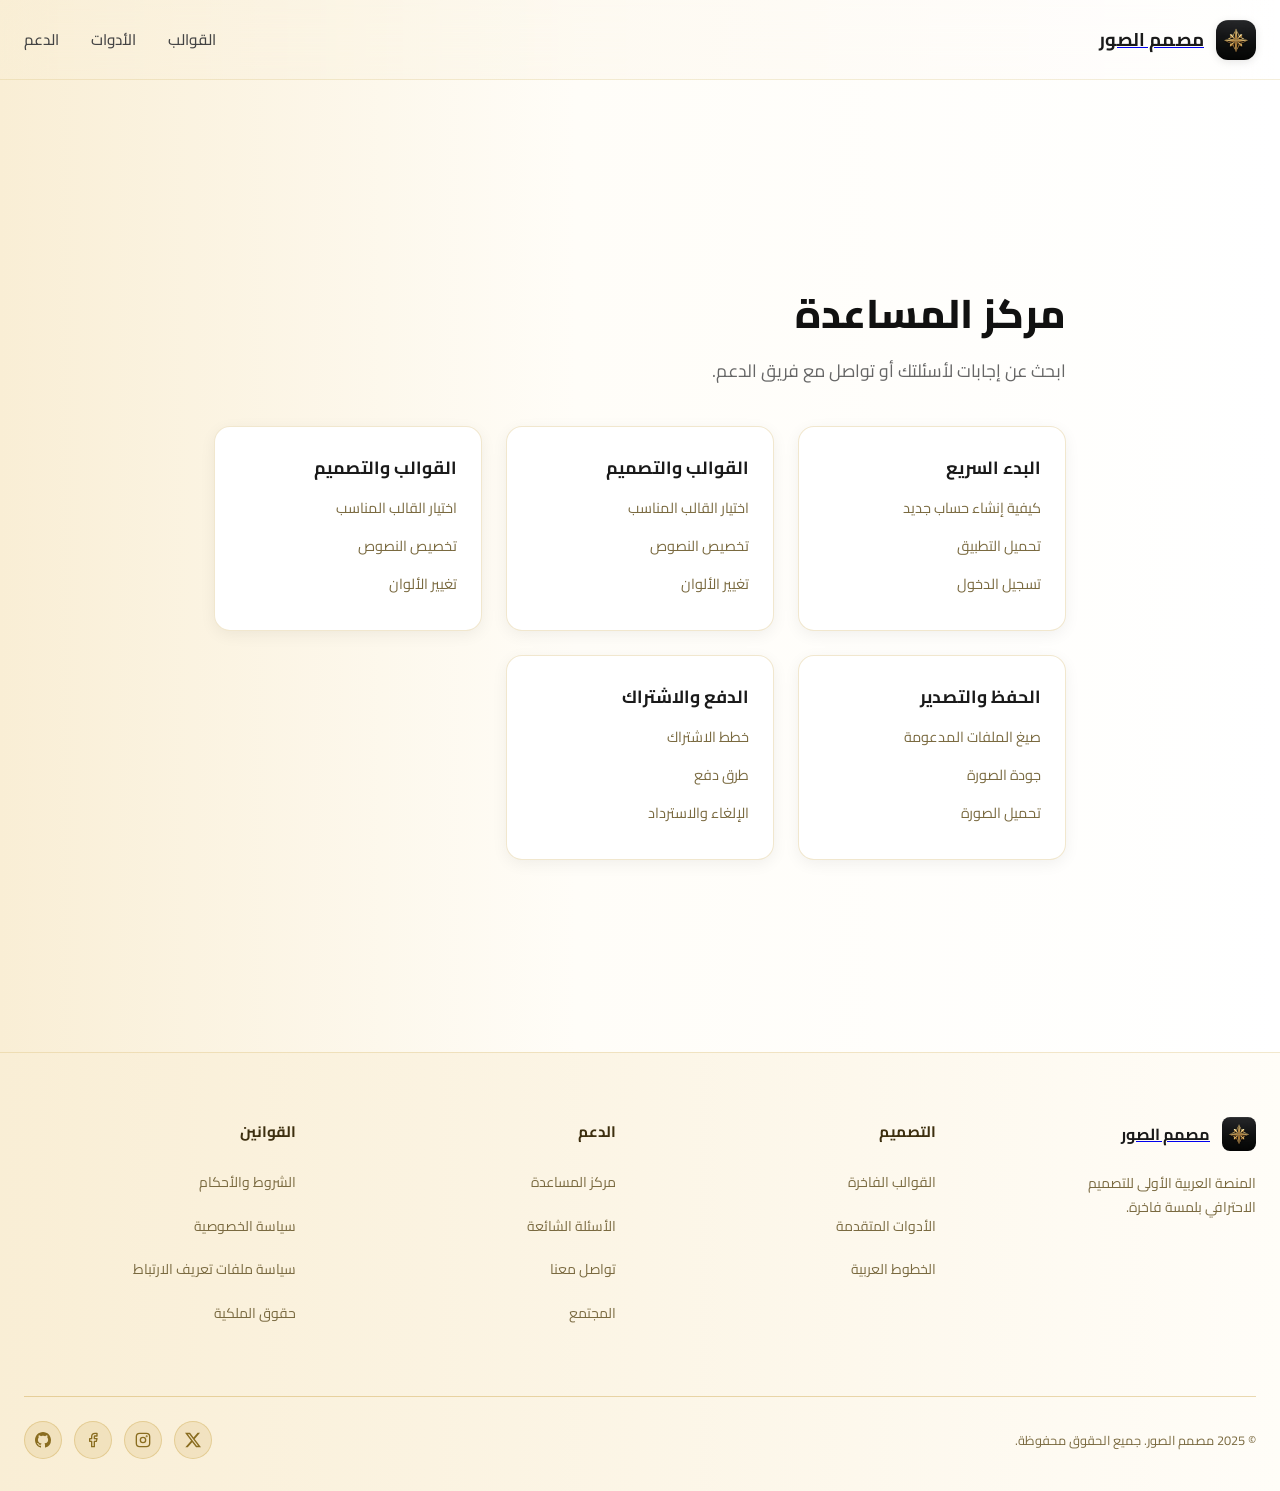
<file: help.html>
<!DOCTYPE html>
<html lang="ar" dir="rtl">
<head>
  <meta charset="UTF-8" />
  <meta name="viewport" content="width=device-width, initial-scale=1.0" />
  <title>مركز المساعدة - مصمم الصور</title>
  <link rel="icon" type="image/png" href="assets/app-icon.png" />
  <link rel="stylesheet" href="style.css" />
  <link rel="stylesheet" href="https://unpkg.com/aos@2.3.1/dist/aos.css" />
  <script src="https://unpkg.com/aos@2.3.1/dist/aos.js"></script>
</head>
<body>

  <header>
    <div class="header-inner">
      <a href="index.html" class="brand">
        <img src="assets/app-icon.png" alt="مصمم الصور" />
        <span class="brand-name">مصمم الصور</span>
      </a>
      <nav>
        <a href="templates.html">القوالب</a>
        <a href="tools.html">الأدوات</a>
        <a href="help.html">الدعم</a>
      </nav>
    </div>
  </header>

<main>
    <div class="page-content">
      <div class="page-inner">
        <h1 data-aos="fade-up">مركز المساعدة</h1>
        <p class="page-desc" data-aos="fade-up" data-aos-delay="100">ابحث عن إجابات لأسئلتك أو تواصل مع فريق الدعم.</p>
        
        <div class="help-topics">
          <div class="topic-card" data-aos="fade-up" data-aos-delay="150">
            <h3>البدء السريع</h3>
            <ul>
              <li><a href="#">كيفية إنشاء حساب جديد</a></li>
              <li><a href="#">تحميل التطبيق</a></li>
              <li><a href="#">تسجيل الدخول</a></li>
            </ul>
          </div>
          <div class="topic-card" data-aos="fade-up" data-aos-delay="200">
            <h3>القوالب والتصميم</h3>
            <ul>
              <li><a href="#">اختيار القالب المناسب</a></li>
              <li><a href="#">تخصيص النصوص</a></li>
              <li><a href="#">تغيير الألوان</a></li>
            </ul>
          </div>
          <div class="topic-card" data-aos="fade-up" data-aos-delay="200">
            <h3>القوالب والتصميم</h3>
            <ul>
              <li><a href="#">اختيار القالب المناسب</a></li>
              <li><a href="#">تخصيص النصوص</a></li>
              <li><a href="#">تغيير الألوان</a></li>
            </ul>
          </div>
          <div class="topic-card" data-aos="fade-up" data-aos-delay="250">
            <h3>الحفظ والتصدير</h3>
            <ul>
              <li><a href="#">صيغ الملفات المدعومة</a></li>
              <li><a href="#">جودة الصورة</a></li>
              <li><a href="#">تحميل الصورة</a></li>
            </ul>
          </div>
          <div class="topic-card" data-aos="fade-up" data-aos-delay="300">
            <h3>الدفع والاشتراك</h3>
            <ul>
              <li><a href="#">خطط الاشتراك</a></li>
              <li><a href="#">طرق دفع</a></li>
              <li><a href="#">الإلغاء والاسترداد</a></li>
            </ul>
          </div>
        </div>
      </div>
    </div>
  </main>
  <script>AOS.init();</script>

  <footer>
    <div class="footer-inner">
      <div class="footer-grid">
        <div>
          <a href="index.html" class="footer-brand-row">
            <img src="assets/app-icon.png" alt="مصمم الصور" />
            <span class="footer-brand-name">مصمم الصور</span>
          </a>
          <p class="footer-tagline">المنصة العربية الأولى للتصميم الاحترافي بلمسة فاخرة.</p>
        </div>
        <div class="footer-col">
          <h4>التصميم</h4>
          <ul>
            <li><a href="templates.html">القوالب الفاخرة</a></li>
            <li><a href="tools.html">الأدوات المتقدمة</a></li>
            <li><a href="fonts.html">الخطوط العربية</a></li>
          </ul>
        </div>
        <div class="footer-col">
          <h4>الدعم</h4>
          <ul>
            <li><a href="help.html">مركز المساعدة</a></li>
            <li><a href="faq.html">الأسئلة الشائعة</a></li>
            <li><a href="contact.html">تواصل معنا</a></li>
            <li><a href="community.html">المجتمع</a></li>
          </ul>
        </div>
        <div class="footer-col">
          <h4>القوانين</h4>
          <ul>
            <li><a href="terms.html">الشروط والأحكام</a></li>
            <li><a href="privacy.html">سياسة الخصوصية</a></li>
            <li><a href="cookies.html">سياسة ملفات تعريف الارتباط</a></li>
            <li><a href="copyright.html">حقوق الملكية</a></li>
          </ul>
        </div>
      </div>
      <div class="footer-bar">
        <p class="footer-copy">© 2025 مصمم الصور. جميع الحقوق محفوظة.</p>
        <div class="social-links">
          <a href="https://x.com/MahmoudSuppah" aria-label="Twitter / X">
            <svg xmlns="http://www.w3.org/2000/svg" width="16" height="16" fill="currentColor" viewBox="0 0 16 16">
              <path d="M12.6.75h2.454l-5.36 6.142L16 15.25h-4.937l-3.867-5.07-4.425 5.07H.316l5.733-6.57L0 .75h5.063l3.495 4.633L12.601.75Zm-.86 13.028h1.36L4.323 2.145H2.865z"/>
            </svg>
          </a>
          <a href="https://www.instagram.com/mahmoud_al3bsi/" aria-label="Instagram">
            <svg viewBox="0 0 24 24" fill="none" stroke="currentColor" stroke-width="2" stroke-linecap="round" stroke-linejoin="round">
              <rect x="2" y="2" width="20" height="20" rx="5" ry="5"/>
              <circle cx="12" cy="12" r="4"/>
              <circle cx="17.5" cy="6.5" r="0.5" fill="currentColor"/>
            </svg>
          </a>
          <a href="https://www.facebook.com/MahmoudSuppah/" aria-label="Facebook">
            <svg viewBox="0 0 24 24" fill="none" stroke="currentColor" stroke-width="2" stroke-linecap="round" stroke-linejoin="round">
              <path d="M18 2h-3a5 5 0 0 0-5 5v3H7v4h3v8h4v-8h3l1-4h-4V7a1 1 0 0 1 1-1h3z"/>
            </svg>
          </a>
          <a href="http://github.com/Mahmoudalabsi" aria-label="GitHub">
            <svg xmlns="http://www.w3.org/2000/svg" width="16" height="16" fill="currentColor" viewBox="0 0 16 16">
              <path d="M8 0C3.58 0 0 3.58 0 8c0 3.54 2.29 6.53 5.47 7.59.4.07.55-.17.55-.38 0-.19-.01-.82-.01-1.49-2.01.37-2.53-.49-2.69-.94-.09-.23-.48-.94-.82-1.13-.28-.15-.68-.52-.01-.53.63-.01 1.08.58 1.23.82.72 1.21 1.87.87 2.33.66.07-.52.28-.87.51-1.07-1.78-.2-3.64-.89-3.64-3.95 0-.87.31-1.59.82-2.15-.08-.2-.36-1.02.08-2.12 0 0 .67-.21 2.2.82.64-.18 1.32-.27 2-.27s1.36.09 2 .27c1.53-1.04 2.2-.82 2.2-.82.44 1.1.16 1.92.08 2.12.51.56.82 1.27.82 2.15 0 3.07-1.87 3.75-3.65 3.95.29.25.54.73.54 1.48 0 1.07-.01 1.93-.01 2.2 0 .21.15.46.55.38A8.01 8.01 0 0 0 16 8c0-4.42-3.58-8-8-8"/>
            </svg>
          </a>
        </div>
      </div>
    </div>
  </footer>

  <script src="assets/aos.js"></script>
  <script src="script.js"></script>
</body>
</html>
</file>
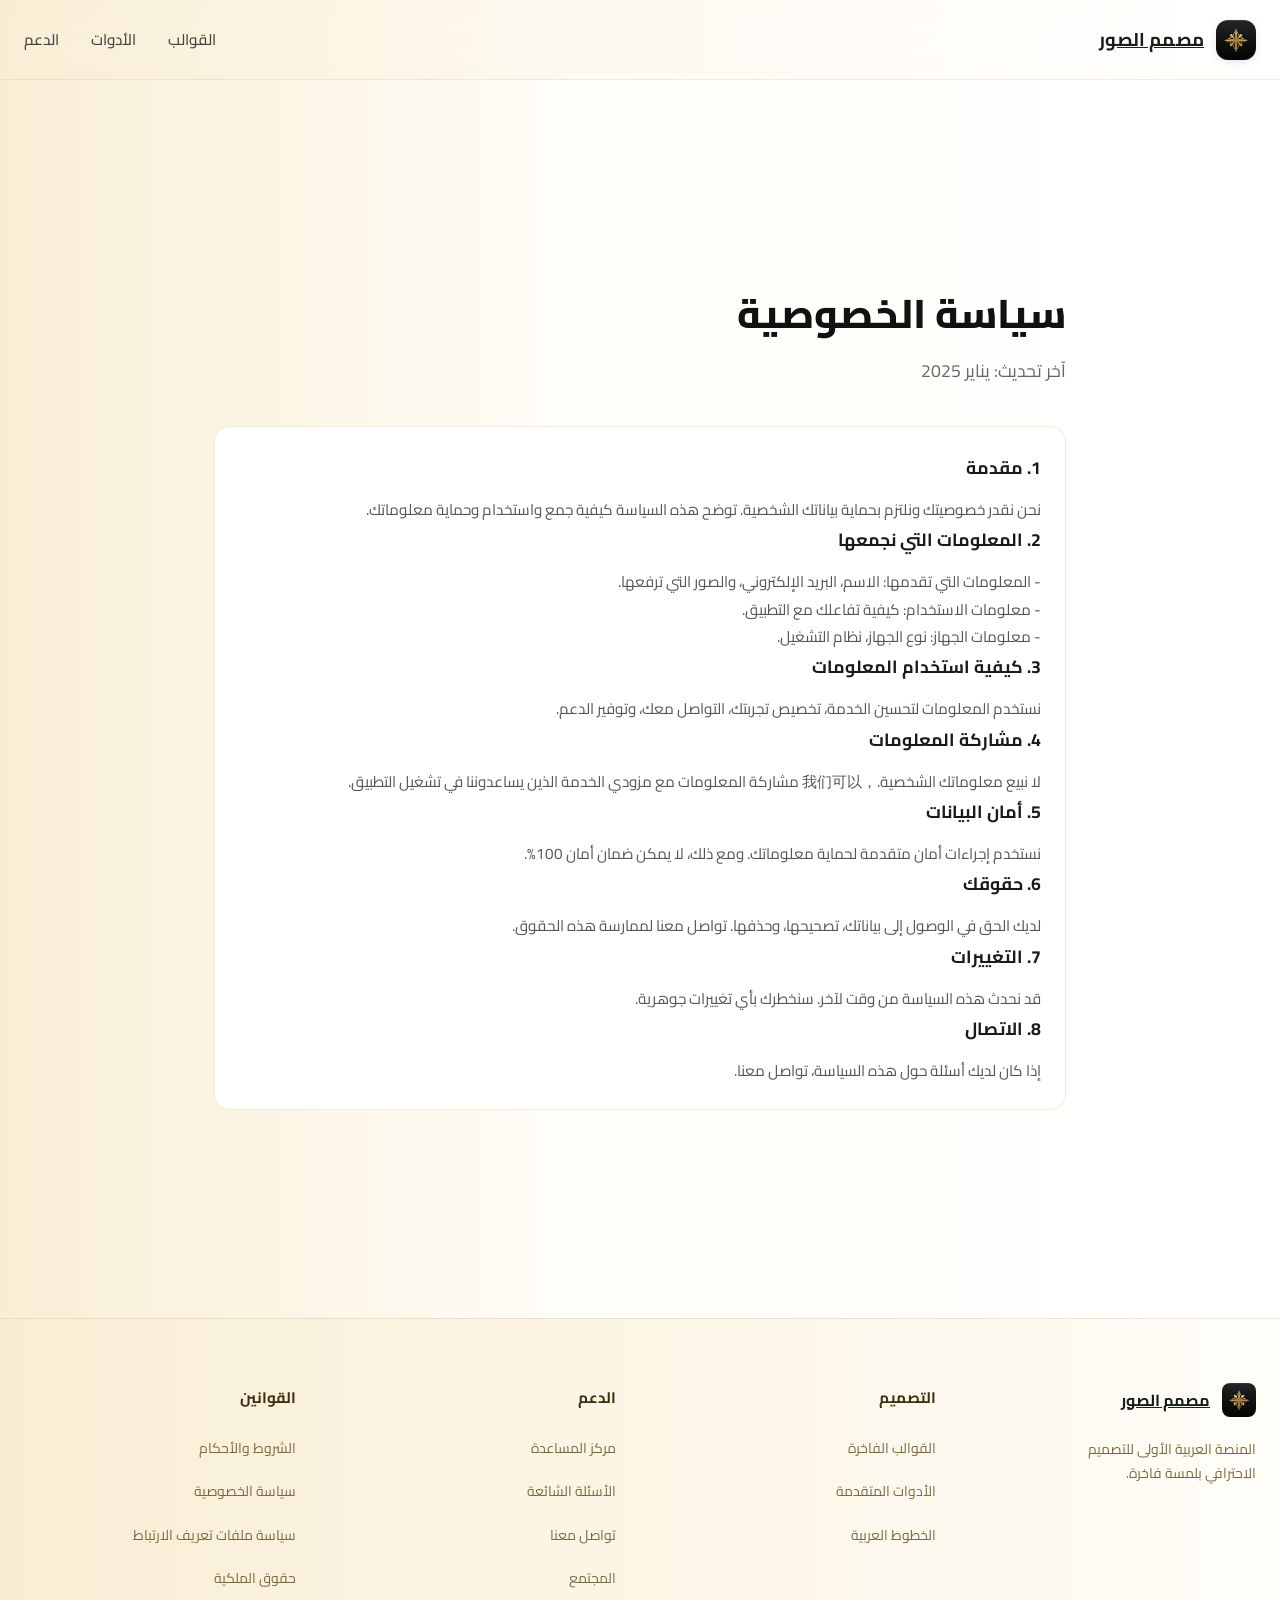
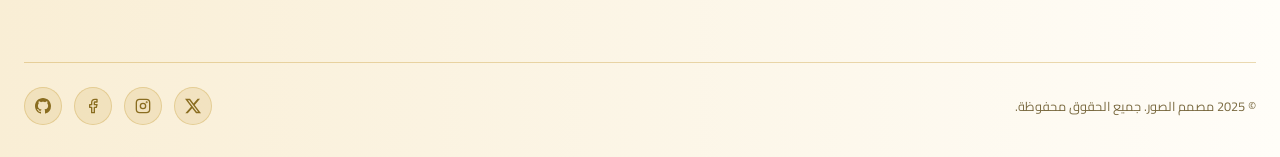
<file: privacy.html>
<!DOCTYPE html>
<html lang="ar" dir="rtl">
<head>
  <meta charset="UTF-8" />
  <meta name="viewport" content="width=device-width, initial-scale=1.0" />
  <title>سياسة الخصوصية - مصمم الصور</title>
  <link rel="icon" type="image/png" href="assets/app-icon.png" />
  <link rel="stylesheet" href="style.css" />
  <link rel="stylesheet" href="assets/aos.css" />
</head>
<body>

  <header>
    <div class="header-inner">
      <a href="index.html" class="brand">
        <img src="assets/app-icon.png" alt="مصمم الصور" />
        <span class="brand-name">مصمم الصور</span>
      </a>
      <nav>
        <a href="templates.html">القوالب</a>
        <a href="tools.html">الأدوات</a>
        <a href="help.html">الدعم</a>
      </nav>
    </div>
  </header>

  <main>
    <div class="page-content">
      <div class="page-inner">
        <h1 class="animate-title" data-aos="fade-up" data-aos-duration="700">سياسة الخصوصية</h1>
        <p class="page-desc animate-desc" data-aos="fade-up" data-aos-duration="700" data-aos-delay="100">آخر تحديث: يناير 2025</p>
        
        <div class="policy-content animate-card" data-aos="fade-up" data-aos-duration="700" data-aos-delay="150">
          <h2>1. مقدمة</h2>
          <p>نحن نقدر خصوصيتك ونلتزم بحماية بياناتك الشخصية. توضح هذه السياسة كيفية جمع واستخدام وحماية معلوماتك.</p>
          
          <h2>2. المعلومات التي نجمعها</h2>
          <p>- المعلومات التي تقدمها: الاسم، البريد الإلكتروني، والصور التي ترفعها.<br/>
          - معلومات الاستخدام: كيفية تفاعلك مع التطبيق.<br/>
          - معلومات الجهاز: نوع الجهاز، نظام التشغيل.</p>
          
          <h2>3. كيفية استخدام المعلومات</h2>
          <p>نستخدم المعلومات لتحسين الخدمة، تخصيص تجربتك، التواصل معك، وتوفير الدعم.</p>
          
          <h2>4. مشاركة المعلومات</h2>
          <p>لا نبيع معلوماتك الشخصية.，我们可以 مشاركة المعلومات مع مزودي الخدمة الذين يساعدوننا في تشغيل التطبيق.</p>
          
          <h2>5. أمان البيانات</h2>
          <p>نستخدم إجراءات أمان متقدمة لحماية معلوماتك. ومع ذلك، لا يمكن ضمان أمان 100%.</p>
          
          <h2>6. حقوقك</h2>
          <p>لديك الحق في الوصول إلى بياناتك، تصحيحها، وحذفها. تواصل معنا لممارسة هذه الحقوق.</p>
          
          <h2>7. التغييرات</h2>
          <p>قد نحدث هذه السياسة من وقت لآخر. سنخطرك بأي تغييرات جوهرية.</p>
          
          <h2>8. الاتصال</h2>
          <p>إذا كان لديك أسئلة حول هذه السياسة، تواصل معنا.</p>
        </div>
      </div>
    </div>
  </main>

  <footer>
    <div class="footer-inner">
      <div class="footer-grid">
        <div>
          <a href="index.html" class="footer-brand-row">
            <img src="assets/app-icon.png" alt="مصمم الصور" />
            <span class="footer-brand-name">مصمم الصور</span>
          </a>
          <p class="footer-tagline">المنصة العربية الأولى للتصميم الاحترافي بلمسة فاخرة.</p>
        </div>
        <div class="footer-col">
          <h4>التصميم</h4>
          <ul>
            <li><a href="templates.html">القوالب الفاخرة</a></li>
            <li><a href="tools.html">الأدوات المتقدمة</a></li>
            <li><a href="fonts.html">الخطوط العربية</a></li>
          </ul>
        </div>
        <div class="footer-col">
          <h4>الدعم</h4>
          <ul>
            <li><a href="help.html">مركز المساعدة</a></li>
            <li><a href="faq.html">الأسئلة الشائعة</a></li>
            <li><a href="contact.html">تواصل معنا</a></li>
            <li><a href="community.html">المجتمع</a></li>
          </ul>
        </div>
        <div class="footer-col">
          <h4>القوانين</h4>
          <ul>
            <li><a href="terms.html">الشروط والأحكام</a></li>
            <li><a href="privacy.html">سياسة الخصوصية</a></li>
            <li><a href="cookies.html">سياسة ملفات تعريف الارتباط</a></li>
            <li><a href="copyright.html">حقوق الملكية</a></li>
          </ul>
        </div>
      </div>
      <div class="footer-bar">
        <p class="footer-copy">© 2025 مصمم الصور. جميع الحقوق محفوظة.</p>
        <div class="social-links">
          <a href="https://x.com/MahmoudSuppah" aria-label="Twitter / X">
            <svg xmlns="http://www.w3.org/2000/svg" width="16" height="16" fill="currentColor" viewBox="0 0 16 16">
              <path d="M12.6.75h2.454l-5.36 6.142L16 15.25h-4.937l-3.867-5.07-4.425 5.07H.316l5.733-6.57L0 .75h5.063l3.495 4.633L12.601.75Zm-.86 13.028h1.36L4.323 2.145H2.865z"/>
            </svg>
          </a>
          <a href="https://www.instagram.com/mahmoud_al3bsi/" aria-label="Instagram">
            <svg viewBox="0 0 24 24" fill="none" stroke="currentColor" stroke-width="2" stroke-linecap="round" stroke-linejoin="round">
              <rect x="2" y="2" width="20" height="20" rx="5" ry="5"/>
              <circle cx="12" cy="12" r="4"/>
              <circle cx="17.5" cy="6.5" r="0.5" fill="currentColor"/>
            </svg>
          </a>
          <a href="https://www.facebook.com/MahmoudSuppah/" aria-label="Facebook">
            <svg viewBox="0 0 24 24" fill="none" stroke="currentColor" stroke-width="2" stroke-linecap="round" stroke-linejoin="round">
              <path d="M18 2h-3a5 5 0 0 0-5 5v3H7v4h3v8h4v-8h3l1-4h-4V7a1 1 0 0 1 1-1h3z"/>
            </svg>
          </a>
          <a href="http://github.com/Mahmoudalabsi" aria-label="GitHub">
            <svg xmlns="http://www.w3.org/2000/svg" width="16" height="16" fill="currentColor" viewBox="0 0 16 16">
              <path d="M8 0C3.58 0 0 3.58 0 8c0 3.54 2.29 6.53 5.47 7.59.4.07.55-.17.55-.38 0-.19-.01-.82-.01-1.49-2.01.37-2.53-.49-2.69-.94-.09-.23-.48-.94-.82-1.13-.28-.15-.68-.52-.01-.53.63-.01 1.08.58 1.23.82.72 1.21 1.87.87 2.33.66.07-.52.28-.87.51-1.07-1.78-.2-3.64-.89-3.64-3.95 0-.87.31-1.59.82-2.15-.08-.2-.36-1.02.08-2.12 0 0 .67-.21 2.2.82.64-.18 1.32-.27 2-.27s1.36.09 2 .27c1.53-1.04 2.2-.82 2.2-.82.44 1.1.16 1.92.08 2.12.51.56.82 1.27.82 2.15 0 3.07-1.87 3.75-3.65 3.95.29.25.54.73.54 1.48 0 1.07-.01 1.93-.01 2.2 0 .21.15.46.55.38A8.01 8.01 0 0 0 16 8c0-4.42-3.58-8-8-8"/>
            </svg>
          </a>
        </div>
      </div>
    </div>
  </footer>
  <script src="assets/aos.js"></script>
  <script src="script.js"></script>
</body>
</html>
</file>
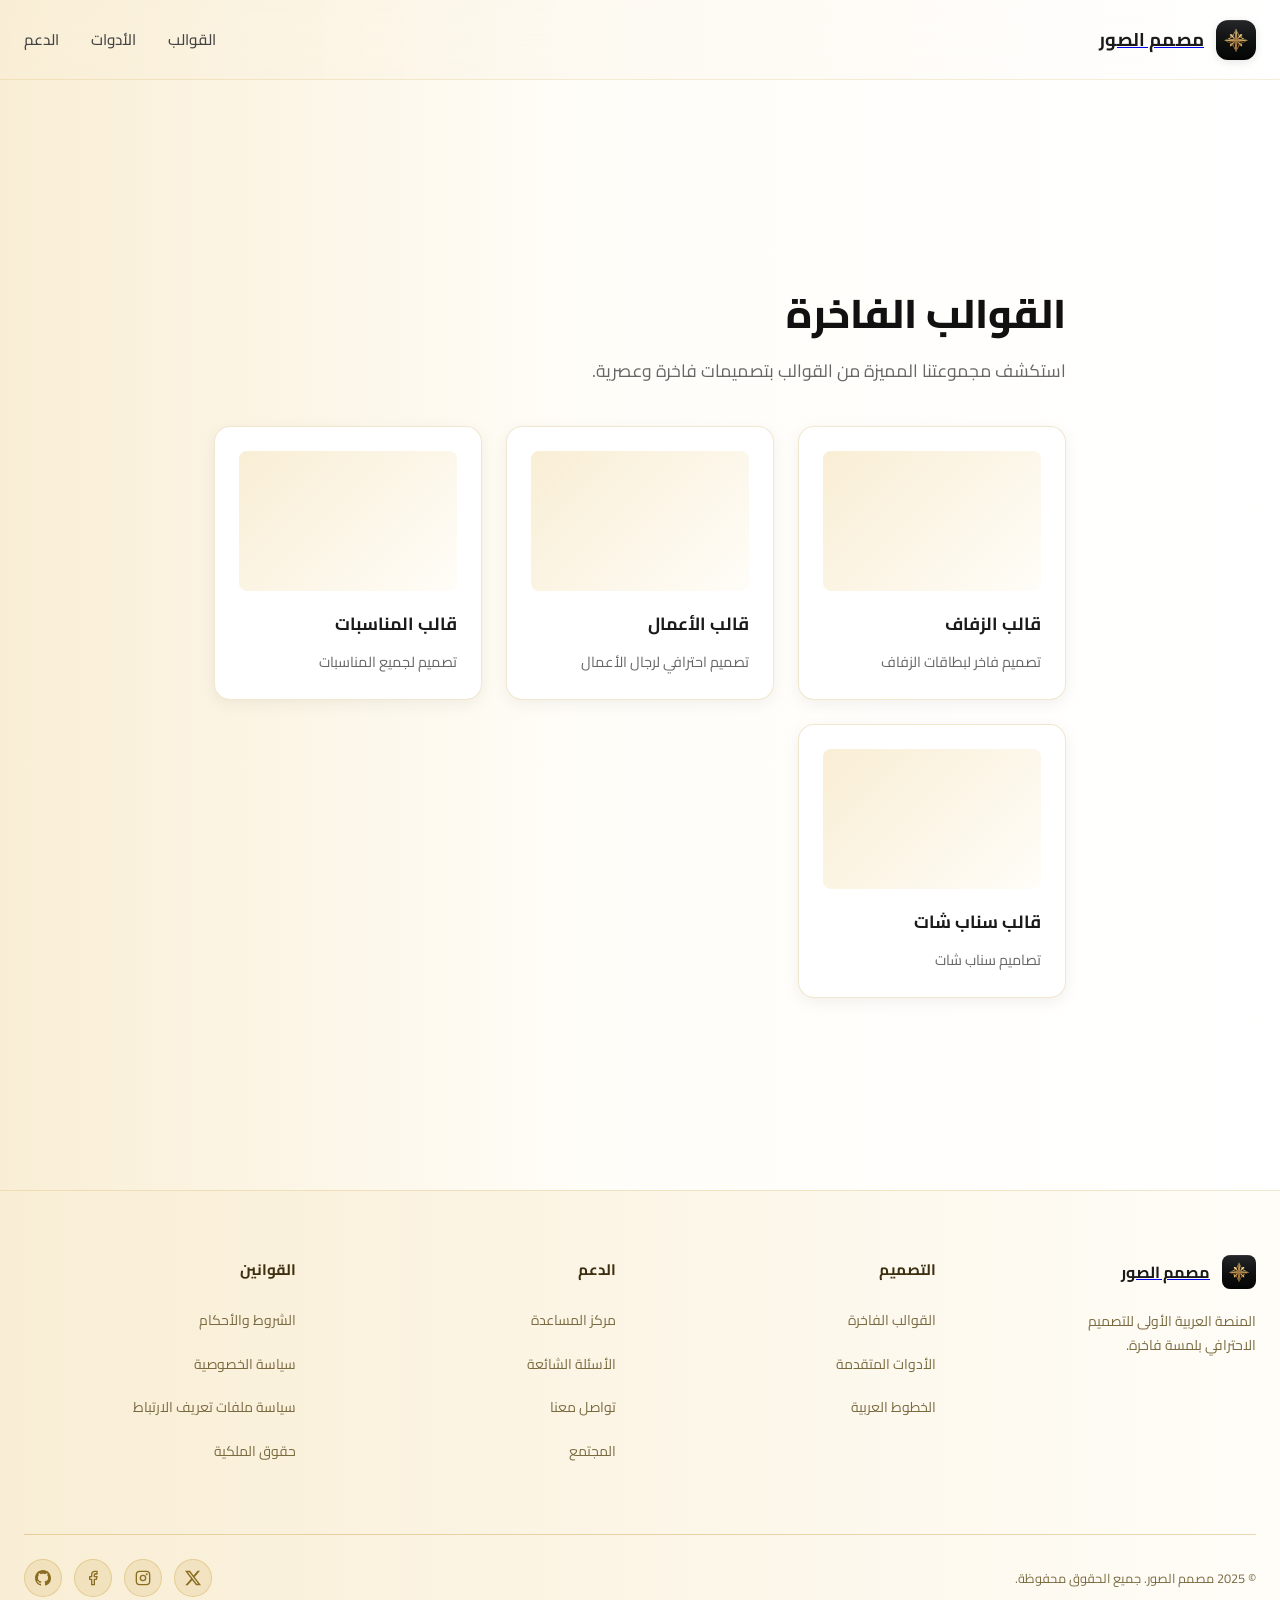
<file: templates.html>
<!DOCTYPE html>
<html lang="ar" dir="rtl">
<head>
  <meta charset="UTF-8" />
  <meta name="viewport" content="width=device-width, initial-scale=1.0" />
  <title>القوالب الفاخرة - مصمم الصور</title>
  <link rel="icon" type="image/png" href="assets/app-icon.png" />
  <link rel="stylesheet" href="style.css" />
  <link rel="stylesheet" href="assets/aos.css" />
</head>
<body>

  <!-- HEADER -->
  <header>
    <div class="header-inner">
      <a href="index.html" class="brand">
        <img src="assets/app-icon.png" alt="مصمم الصور" />
        <span class="brand-name">مصمم الصور</span>
      </a>
      <nav>
        <a href="templates.html">القوالب</a>
        <a href="tools.html">الأدوات</a>
        <a href="help.html">الدعم</a>
      </nav>
    </div>
  </header>

  <!-- MAIN CONTENT -->
  <main>
    <div class="page-content">
      <div class="page-inner">
        <h1 data-aos="fade-up">القوالب الفاخرة</h1>
        <p class="page-desc" data-aos="fade-up" data-aos-delay="100">استكشف مجموعتنا المميزة من القوالب بتصميمات فاخرة وعصرية.</p>
        
        <div class="templates-grid">
          <div class="template-card" data-aos="fade-up" data-aos-delay="150">
            <div class="template-preview"></div>
            <h3>قالب الزفاف</h3>
            <p>تصميم فاخر لبطاقات الزفاف</p>
          </div>
          <div class="template-card" data-aos="fade-up" data-aos-delay="200">
            <div class="template-preview"></div>
            <h3>قالب الأعمال</h3>
            <p>تصميم احترافي لرجال الأعمال</p>
          </div>
          <div class="template-card" data-aos="fade-up" data-aos-delay="250">
            <div class="template-preview"></div>
            <h3>قالب المناسبات</h3>
            <p>تصميم لجميع المناسبات</p>
          </div>
          <div class="template-card" data-aos="fade-up" data-aos-delay="300">
            <div class="template-preview"></div>
            <h3>قالب سناب شات</h3>
            <p>تصاميم سناب شات </p>
          </div>
        </div>
      </div>
    </div>
  </main>

  <!-- FOOTER -->
<footer>
    <div class="footer-inner">
      <div class="footer-grid">
        <div>
          <a href="index.html" class="footer-brand-row">
            <img src="assets/app-icon.png" alt="مصمم الصور" />
            <span class="footer-brand-name">مصمم الصور</span>
          </a>
          <p class="footer-tagline">المنصة العربية الأولى للتصميم الاحترافي بلمسة فاخرة.</p>
        </div>
        <div class="footer-col">
          <h4>التصميم</h4>
          <ul>
            <li><a href="templates.html">القوالب الفاخرة</a></li>
            <li><a href="tools.html">الأدوات المتقدمة</a></li>
            <li><a href="fonts.html">الخطوط العربية</a></li>
          </ul>
        </div>
        <div class="footer-col">
          <h4>الدعم</h4>
          <ul>
            <li><a href="help.html">مركز المساعدة</a></li>
            <li><a href="faq.html">الأسئلة الشائعة</a></li>
            <li><a href="contact.html">تواصل معنا</a></li>
            <li><a href="community.html">المجتمع</a></li>
          </ul>
        </div>
        <div class="footer-col">
          <h4>القوانين</h4>
          <ul>
            <li><a href="terms.html">الشروط والأحكام</a></li>
            <li><a href="privacy.html">سياسة الخصوصية</a></li>
            <li><a href="cookies.html">سياسة ملفات تعريف الارتباط</a></li>
            <li><a href="copyright.html">حقوق الملكية</a></li>
          </ul>
        </div>
      </div>
      <div class="footer-bar">
        <p class="footer-copy">© 2025 مصمم الصور. جميع الحقوق محفوظة.</p>
        <div class="social-links">
          <a href="https://x.com/MahmoudSuppah" aria-label="Twitter / X">
            <svg xmlns="http://www.w3.org/2000/svg" width="16" height="16" fill="currentColor" viewBox="0 0 16 16">
              <path d="M12.6.75h2.454l-5.36 6.142L16 15.25h-4.937l-3.867-5.07-4.425 5.07H.316l5.733-6.57L0 .75h5.063l3.495 4.633L12.601.75Zm-.86 13.028h1.36L4.323 2.145H2.865z"/>
            </svg>
          </a>
          <a href="https://www.instagram.com/mahmoud_al3bsi/" aria-label="Instagram">
            <svg viewBox="0 0 24 24" fill="none" stroke="currentColor" stroke-width="2" stroke-linecap="round" stroke-linejoin="round">
              <rect x="2" y="2" width="20" height="20" rx="5" ry="5"/>
              <circle cx="12" cy="12" r="4"/>
              <circle cx="17.5" cy="6.5" r="0.5" fill="currentColor"/>
            </svg>
          </a>
          <a href="https://www.facebook.com/MahmoudSuppah/" aria-label="Facebook">
            <svg viewBox="0 0 24 24" fill="none" stroke="currentColor" stroke-width="2" stroke-linecap="round" stroke-linejoin="round">
              <path d="M18 2h-3a5 5 0 0 0-5 5v3H7v4h3v8h4v-8h3l1-4h-4V7a1 1 0 0 1 1-1h3z"/>
            </svg>
          </a>
          <a href="http://github.com/Mahmoudalabsi" aria-label="GitHub">
            <svg xmlns="http://www.w3.org/2000/svg" width="16" height="16" fill="currentColor" viewBox="0 0 16 16">
              <path d="M8 0C3.58 0 0 3.58 0 8c0 3.54 2.29 6.53 5.47 7.59.4.07.55-.17.55-.38 0-.19-.01-.82-.01-1.49-2.01.37-2.53-.49-2.69-.94-.09-.23-.48-.94-.82-1.13-.28-.15-.68-.52-.01-.53.63-.01 1.08.58 1.23.82.72 1.21 1.87.87 2.33.66.07-.52.28-.87.51-1.07-1.78-.2-3.64-.89-3.64-3.95 0-.87.31-1.59.82-2.15-.08-.2-.36-1.02.08-2.12 0 0 .67-.21 2.2.82.64-.18 1.32-.27 2-.27s1.36.09 2 .27c1.53-1.04 2.2-.82 2.2-.82.44 1.1.16 1.92.08 2.12.51.56.82 1.27.82 2.15 0 3.07-1.87 3.75-3.65 3.95.29.25.54.73.54 1.48 0 1.07-.01 1.93-.01 2.2 0 .21.15.46.55.38A8.01 8.01 0 0 0 16 8c0-4.42-3.58-8-8-8"/>
            </svg>
          </a>
        </div>
      </div>
    </div>
  </footer>
  <script src="assets/aos.js"></script>
  <script src="script.js"></script>
</body>
</html>
</file>
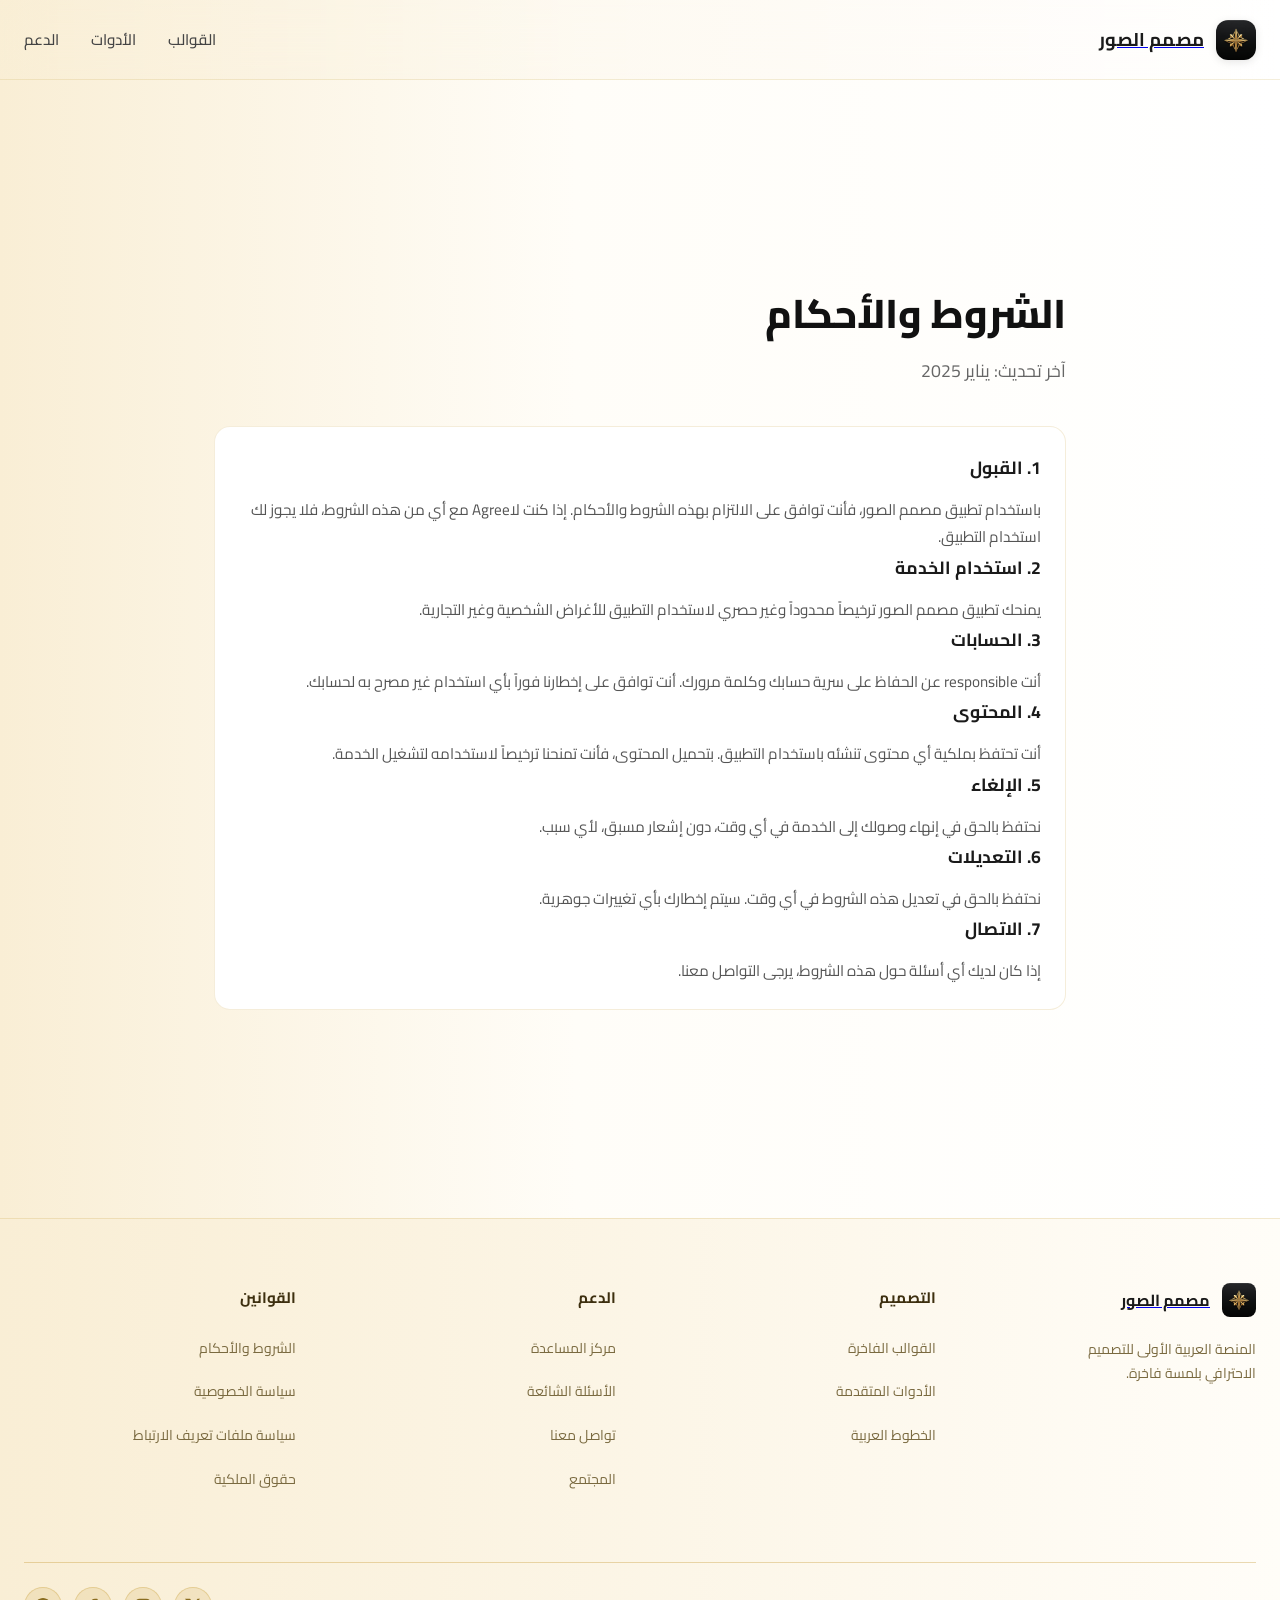
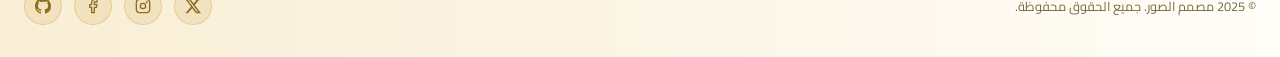
<file: terms.html>
<!DOCTYPE html>
<html lang="ar" dir="rtl">
<head>
  <meta charset="UTF-8" />
  <meta name="viewport" content="width=device-width, initial-scale=1.0" />
  <title>الشروط والأحكام - مصمم الصور</title>
  <link rel="icon" type="image/png" href="assets/app-icon.png" />
  <link rel="stylesheet" href="style.css" />
  <link rel="stylesheet" href="assets/aos.css" />
</head>
<body>

  <header>
    <div class="header-inner">
      <a href="index.html" class="brand">
        <img src="assets/app-icon.png" alt="مصمم الصور" />
        <span class="brand-name">مصمم الصور</span>
      </a>
      <nav>
        <a href="templates.html">القوالب</a>
        <a href="tools.html">الأدوات</a>
        <a href="help.html">الدعم</a>
      </nav>
    </div>
  </header>

  <main>
    <div class="page-content">
      <div class="page-inner">
        <h1 class="animate-title" data-aos="fade-up" data-aos-duration="700">الشروط والأحكام</h1>
        <p class="page-desc animate-desc" data-aos="fade-up" data-aos-duration="700" data-aos-delay="100">آخر تحديث: يناير 2025</p>
        
        <div class="policy-content animate-card" data-aos="fade-up" data-aos-duration="700" data-aos-delay="150">
          <h2>1. القبول</h2>
          <p>باستخدام تطبيق مصمم الصور، فأنت توافق على الالتزام بهذه الشروط والأحكام. إذا كنت لاAgree مع أي من هذه الشروط، فلا يجوز لك استخدام التطبيق.</p>
          
          <h2>2. استخدام الخدمة</h2>
          <p>يمنحك تطبيق مصمم الصور ترخيصاً محدوداً وغير حصري لاستخدام التطبيق للأغراض الشخصية وغير التجارية.</p>
          
          <h2>3. الحسابات</h2>
          <p>أنت responsible عن الحفاظ على سرية حسابك وكلمة مرورك. أنت توافق على إخطارنا فوراً بأي استخدام غير مصرح به لحسابك.</p>
          
          <h2>4. المحتوى</h2>
          <p>أنت تحتفظ بملكية أي محتوى تنشئه باستخدام التطبيق. بتحميل المحتوى، فأنت تمنحنا ترخيصاً لاستخدامه لتشغيل الخدمة.</p>
          
          <h2>5. الإلغاء</h2>
          <p>نحتفظ بالحق في إنهاء وصولك إلى الخدمة في أي وقت، دون إشعار مسبق، لأي سبب.</p>
          
          <h2>6. التعديلات</h2>
          <p>نحتفظ بالحق في تعديل هذه الشروط في أي وقت. سيتم إخطارك بأي تغييرات جوهرية.</p>
          
          <h2>7. الاتصال</h2>
          <p>إذا كان لديك أي أسئلة حول هذه الشروط، يرجى التواصل معنا.</p>
        </div>
      </div>
    </div>
  </main>

  <footer>
    <div class="footer-inner">
      <div class="footer-grid">
        <div>
          <a href="index.html" class="footer-brand-row">
            <img src="assets/app-icon.png" alt="مصمم الصور" />
            <span class="footer-brand-name">مصمم الصور</span>
          </a>
          <p class="footer-tagline">المنصة العربية الأولى للتصميم الاحترافي بلمسة فاخرة.</p>
        </div>
        <div class="footer-col">
          <h4>التصميم</h4>
          <ul>
            <li><a href="templates.html">القوالب الفاخرة</a></li>
            <li><a href="tools.html">الأدوات المتقدمة</a></li>
            <li><a href="fonts.html">الخطوط العربية</a></li>
          </ul>
        </div>
        <div class="footer-col">
          <h4>الدعم</h4>
          <ul>
            <li><a href="help.html">مركز المساعدة</a></li>
            <li><a href="faq.html">الأسئلة الشائعة</a></li>
            <li><a href="contact.html">تواصل معنا</a></li>
            <li><a href="community.html">المجتمع</a></li>
          </ul>
        </div>
        <div class="footer-col">
          <h4>القوانين</h4>
          <ul>
            <li><a href="terms.html">الشروط والأحكام</a></li>
            <li><a href="privacy.html">سياسة الخصوصية</a></li>
            <li><a href="cookies.html">سياسة ملفات تعريف الارتباط</a></li>
            <li><a href="copyright.html">حقوق الملكية</a></li>
          </ul>
        </div>
      </div>
      <div class="footer-bar">
        <p class="footer-copy">© 2025 مصمم الصور. جميع الحقوق محفوظة.</p>
        <div class="social-links">
          <a href="https://x.com/MahmoudSuppah" aria-label="Twitter / X">
            <svg xmlns="http://www.w3.org/2000/svg" width="16" height="16" fill="currentColor" viewBox="0 0 16 16">
              <path d="M12.6.75h2.454l-5.36 6.142L16 15.25h-4.937l-3.867-5.07-4.425 5.07H.316l5.733-6.57L0 .75h5.063l3.495 4.633L12.601.75Zm-.86 13.028h1.36L4.323 2.145H2.865z"/>
            </svg>
          </a>
          <a href="https://www.instagram.com/mahmoud_al3bsi/" aria-label="Instagram">
            <svg viewBox="0 0 24 24" fill="none" stroke="currentColor" stroke-width="2" stroke-linecap="round" stroke-linejoin="round">
              <rect x="2" y="2" width="20" height="20" rx="5" ry="5"/>
              <circle cx="12" cy="12" r="4"/>
              <circle cx="17.5" cy="6.5" r="0.5" fill="currentColor"/>
            </svg>
          </a>
          <a href="https://www.facebook.com/MahmoudSuppah/" aria-label="Facebook">
            <svg viewBox="0 0 24 24" fill="none" stroke="currentColor" stroke-width="2" stroke-linecap="round" stroke-linejoin="round">
              <path d="M18 2h-3a5 5 0 0 0-5 5v3H7v4h3v8h4v-8h3l1-4h-4V7a1 1 0 0 1 1-1h3z"/>
            </svg>
          </a>
          <a href="http://github.com/Mahmoudalabsi" aria-label="GitHub">
            <svg xmlns="http://www.w3.org/2000/svg" width="16" height="16" fill="currentColor" viewBox="0 0 16 16">
              <path d="M8 0C3.58 0 0 3.58 0 8c0 3.54 2.29 6.53 5.47 7.59.4.07.55-.17.55-.38 0-.19-.01-.82-.01-1.49-2.01.37-2.53-.49-2.69-.94-.09-.23-.48-.94-.82-1.13-.28-.15-.68-.52-.01-.53.63-.01 1.08.58 1.23.82.72 1.21 1.87.87 2.33.66.07-.52.28-.87.51-1.07-1.78-.2-3.64-.89-3.64-3.95 0-.87.31-1.59.82-2.15-.08-.2-.36-1.02.08-2.12 0 0 .67-.21 2.2.82.64-.18 1.32-.27 2-.27s1.36.09 2 .27c1.53-1.04 2.2-.82 2.2-.82.44 1.1.16 1.92.08 2.12.51.56.82 1.27.82 2.15 0 3.07-1.87 3.75-3.65 3.95.29.25.54.73.54 1.48 0 1.07-.01 1.93-.01 2.2 0 .21.15.46.55.38A8.01 8.01 0 0 0 16 8c0-4.42-3.58-8-8-8"/>
            </svg>
          </a>
        </div>
      </div>
    </div>
  </footer>
  <script src="assets/aos.js"></script>
  <script src="script.js"></script>
</body>
</html>
</file>
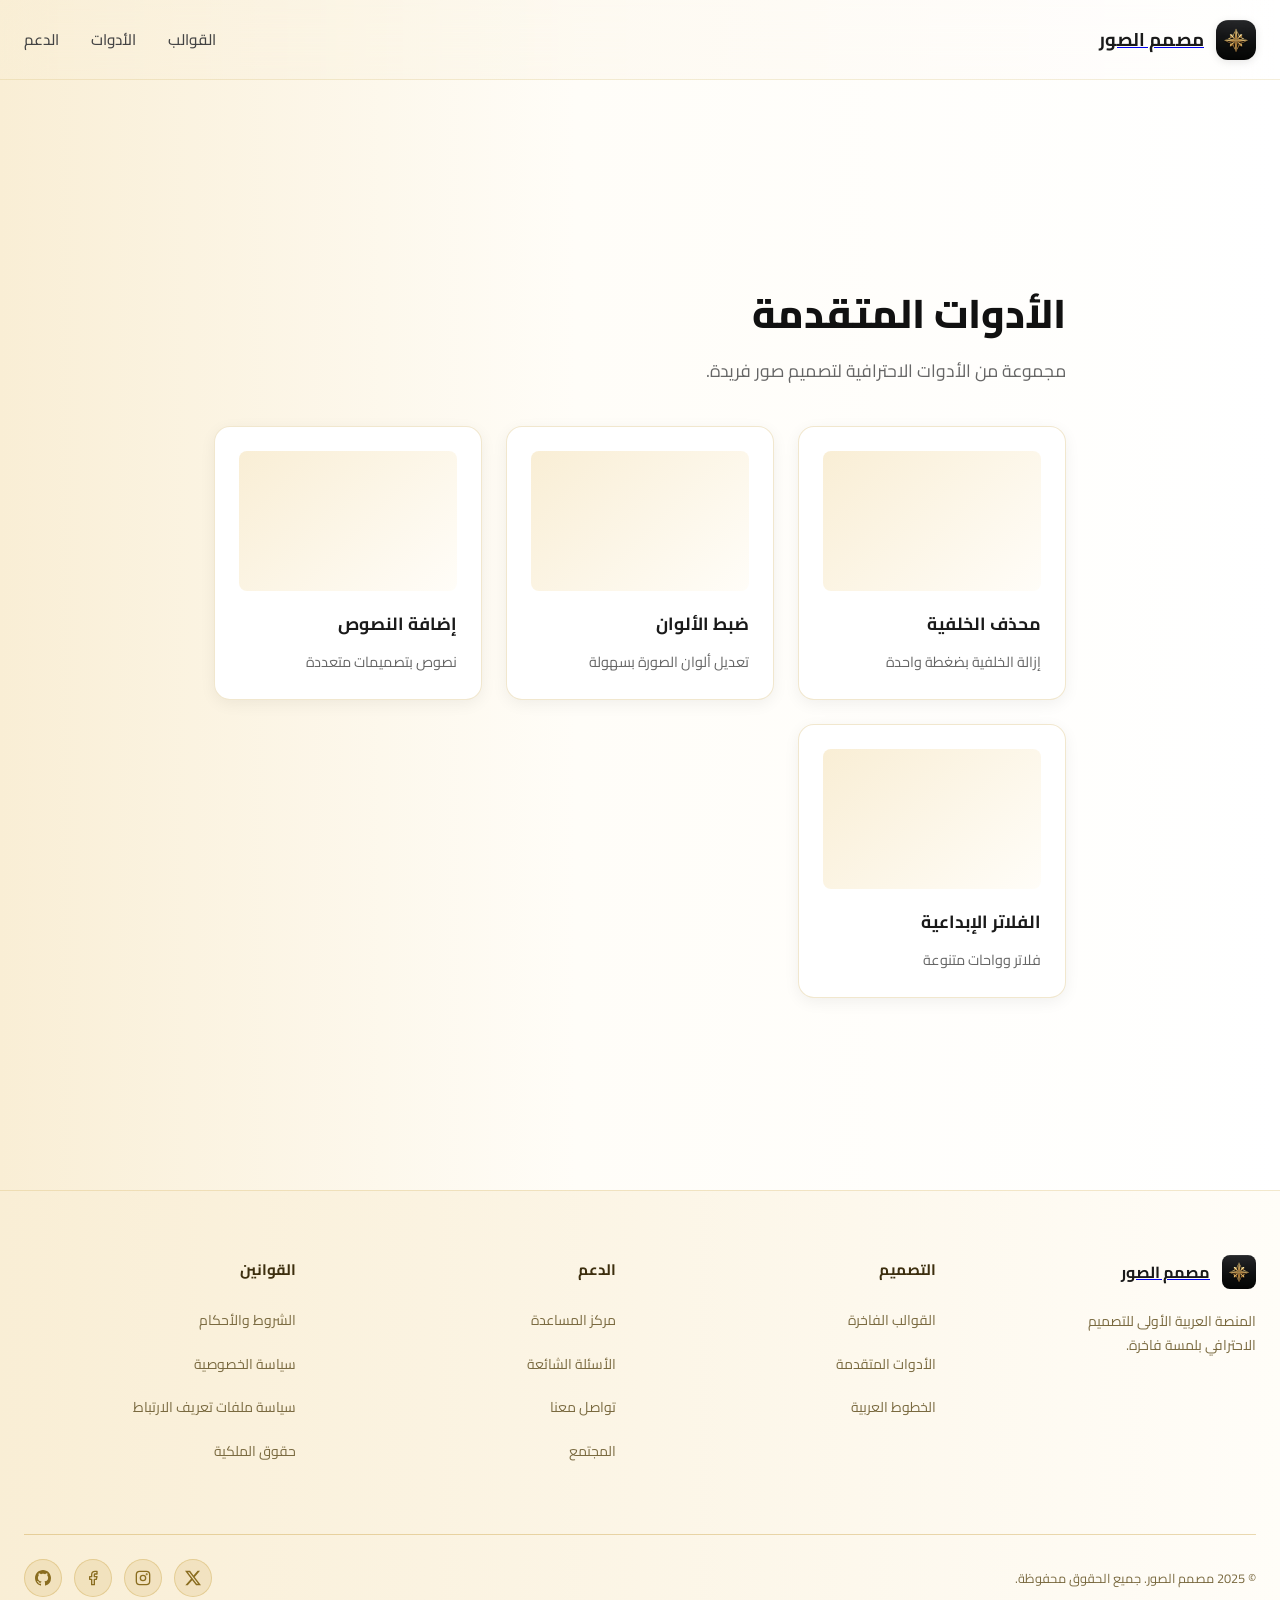
<file: tools.html>
<!DOCTYPE html>
<html lang="ar" dir="rtl">
<head>
  <meta charset="UTF-8" />
  <meta name="viewport" content="width=device-width, initial-scale=1.0" />
  <title>الأدوات المتقدمة - مصمم الصور</title>
  <link rel="icon" type="image/png" href="assets/app-icon.png" />
  <link rel="stylesheet" href="style.css" />
  <link rel="stylesheet" href="https://unpkg.com/aos@2.3.1/dist/aos.css" />
  <script src="https://unpkg.com/aos@2.3.1/dist/aos.js"></script>
  <link rel="stylesheet" href="assets/aos.css" />
</head>
<body>

  <header>
    <div class="header-inner">
      <a href="index.html" class="brand">
        <img src="assets/app-icon.png" alt="مصمم الصور" />
        <span class="brand-name">مصمم الصور</span>
      </a>
      <nav>
        <a href="templates.html">القوالب</a>
        <a href="tools.html">الأدوات</a>
        <a href="help.html">الدعم</a>
      </nav>
    </div>
  </header>

<main>
    <div class="page-content">
      <div class="page-inner">
        <h1 data-aos="fade-up">الأدوات المتقدمة</h1>
        <p class="page-desc" data-aos="fade-up" data-aos-delay="100">مجموعة من الأدوات الاحترافية لتصميم صور فريدة.</p>
        
        <div class="templates-grid">
          <div class="template-card" data-aos="fade-up" data-aos-delay="150">
            <div class="template-preview"></div>
            <h3>محذف الخلفية</h3>
            <p>إزالة الخلفية بضغطة واحدة</p>
          </div>
          <div class="template-card" data-aos="fade-up" data-aos-delay="200">
            <div class="template-preview"></div>
            <h3>ضبط الألوان</h3>
            <p>تعديل ألوان الصورة بسهولة</p>
          </div>
          <div class="template-card" data-aos="fade-up" data-aos-delay="250">
            <div class="template-preview"></div>
            <h3>إضافة النصوص</h3>
            <p>نصوص بتصميمات متعددة</p>
          </div>
          <div class="template-card" data-aos="fade-up" data-aos-delay="300">
            <div class="template-preview"></div>
            <h3>الفلاتر الإبداعية</h3>
            <p>فلاتر وواحات متنوعة</p>
          </div>
        </div>
      </div>
    </div>
  </main>
  <script>AOS.init();</script>

  <footer>
    <div class="footer-inner">
      <div class="footer-grid">
        <div>
          <a href="index.html" class="footer-brand-row">
            <img src="assets/app-icon.png" alt="مصمم الصور" />
            <span class="footer-brand-name">مصمم الصور</span>
          </a>
          <p class="footer-tagline">المنصة العربية الأولى للتصميم الاحترافي بلمسة فاخرة.</p>
        </div>
        <div class="footer-col">
          <h4>التصميم</h4>
          <ul>
            <li><a href="templates.html">القوالب الفاخرة</a></li>
            <li><a href="tools.html">الأدوات المتقدمة</a></li>
            <li><a href="fonts.html">الخطوط العربية</a></li>
          </ul>
        </div>
        <div class="footer-col">
          <h4>الدعم</h4>
          <ul>
            <li><a href="help.html">مركز المساعدة</a></li>
            <li><a href="faq.html">الأسئلة الشائعة</a></li>
            <li><a href="contact.html">تواصل معنا</a></li>
            <li><a href="community.html">المجتمع</a></li>
          </ul>
        </div>
        <div class="footer-col">
          <h4>القوانين</h4>
          <ul>
            <li><a href="terms.html">الشروط والأحكام</a></li>
            <li><a href="privacy.html">سياسة الخصوصية</a></li>
            <li><a href="cookies.html">سياسة ملفات تعريف الارتباط</a></li>
            <li><a href="copyright.html">حقوق الملكية</a></li>
          </ul>
        </div>
      </div>
      <div class="footer-bar">
        <p class="footer-copy">© 2025 مصمم الصور. جميع الحقوق محفوظة.</p>
        <div class="social-links">
          <a href="https://x.com/MahmoudSuppah" aria-label="Twitter / X">
            <svg xmlns="http://www.w3.org/2000/svg" width="16" height="16" fill="currentColor" viewBox="0 0 16 16">
              <path d="M12.6.75h2.454l-5.36 6.142L16 15.25h-4.937l-3.867-5.07-4.425 5.07H.316l5.733-6.57L0 .75h5.063l3.495 4.633L12.601.75Zm-.86 13.028h1.36L4.323 2.145H2.865z"/>
            </svg>
          </a>
          <a href="https://www.instagram.com/mahmoud_al3bsi/" aria-label="Instagram">
            <svg viewBox="0 0 24 24" fill="none" stroke="currentColor" stroke-width="2" stroke-linecap="round" stroke-linejoin="round">
              <rect x="2" y="2" width="20" height="20" rx="5" ry="5"/>
              <circle cx="12" cy="12" r="4"/>
              <circle cx="17.5" cy="6.5" r="0.5" fill="currentColor"/>
            </svg>
          </a>
          <a href="https://www.facebook.com/MahmoudSuppah/" aria-label="Facebook">
            <svg viewBox="0 0 24 24" fill="none" stroke="currentColor" stroke-width="2" stroke-linecap="round" stroke-linejoin="round">
              <path d="M18 2h-3a5 5 0 0 0-5 5v3H7v4h3v8h4v-8h3l1-4h-4V7a1 1 0 0 1 1-1h3z"/>
            </svg>
          </a>
          <a href="http://github.com/Mahmoudalabsi" aria-label="GitHub">
            <svg xmlns="http://www.w3.org/2000/svg" width="16" height="16" fill="currentColor" viewBox="0 0 16 16">
              <path d="M8 0C3.58 0 0 3.58 0 8c0 3.54 2.29 6.53 5.47 7.59.4.07.55-.17.55-.38 0-.19-.01-.82-.01-1.49-2.01.37-2.53-.49-2.69-.94-.09-.23-.48-.94-.82-1.13-.28-.15-.68-.52-.01-.53.63-.01 1.08.58 1.23.82.72 1.21 1.87.87 2.33.66.07-.52.28-.87.51-1.07-1.78-.2-3.64-.89-3.64-3.95 0-.87.31-1.59.82-2.15-.08-.2-.36-1.02.08-2.12 0 0 .67-.21 2.2.82.64-.18 1.32-.27 2-.27s1.36.09 2 .27c1.53-1.04 2.2-.82 2.2-.82.44 1.1.16 1.92.08 2.12.51.56.82 1.27.82 2.15 0 3.07-1.87 3.75-3.65 3.95.29.25.54.73.54 1.48 0 1.07-.01 1.93-.01 2.2 0 .21.15.46.55.38A8.01 8.01 0 0 0 16 8c0-4.42-3.58-8-8-8"/>
            </svg>
          </a>
        </div>
      </div>
    </div>
  </footer>
  <script src="assets/aos.js"></script>
  <script src="script.js"></script>
</body>
</html>
</file>
<file: style.css>
@import url('https://fonts.googleapis.com/css2?family=Cairo:wght@300;400;500;600;700;800&display=swap');

*, *::before, *::after { box-sizing: border-box; margin: 0; padding: 0; }

html { scroll-behavior: smooth; }

/* ── Custom Scrollbar ── */
::-webkit-scrollbar {
  width: 12px;
}
::-webkit-scrollbar-track {
  background: #f5e6c8;
  border-radius: 6px;
}
::-webkit-scrollbar-thumb {
  background: linear-gradient(180deg, #c9a84c, #a87c20);
  border-radius: 6px;
  border: 2px solid #f5e6c8;
}
::-webkit-scrollbar-thumb:hover {
  background: linear-gradient(180deg, #b8962a, #8a6a1a);
}

::-webkit-scrollbar-corner {
  background: #f5e6c8;
}

/* Firefox */
* {
  scrollbar-width: thin;
  scrollbar-color: #c9a84c #f5e6c8;
}

body {
  font-family: 'Cairo', sans-serif;
  background: linear-gradient(to left, #ffffff 0%, #fffdf8 55%, #f9eed5 100%);
  color: #111;
  min-height: 100vh;
  direction: rtl;
}

/* ── HEADER ── */
header {
  position: fixed;
  top: 0; left: 0; right: 0;
  z-index: 50;
  height: 80px;
  background: linear-gradient(to left, rgba(255,255,255,0.45) 0%, rgba(249,238,213,0.45) 100%);
  backdrop-filter: blur(20px);
  -webkit-backdrop-filter: blur(20px);
  border-bottom: 1px solid rgba(201,168,76,0.2);
}
.header-inner {
  max-width: 1280px;
  margin: 0 auto;
  padding: 0 1.5rem;
  height: 100%;
  display: flex;
  align-items: center;
  justify-content: space-between;
}
.brand {
  display: flex;
  align-items: center;
  gap: 0.75rem;
}
.brand img {
  width: 40px; height: 40px;
  border-radius: 12px;
  box-shadow: 0 2px 8px rgba(0,0,0,0.1);
}
.brand-name {
  font-weight: 700;
  font-size: 1.15rem;
  color: #1a1a1a;
  letter-spacing: 0.01em;
}
nav {
  display: flex;
  align-items: center;
  gap: 2rem;
}
nav a {
  font-weight: 500;
  font-size: 0.95rem;
  color: #444;
  text-decoration: none;
  transition: color 0.3s ease;
  position: relative;
}
nav a::after {
  content: '';
  position: absolute;
  bottom: -2px;
  left: 0;
  width: 0;
  height: 2px;
  background: #b8860b;
  transition: width 0.3s ease;
}
nav a:hover { color: #b8860b; }
nav a:hover::after { width: 100%; }

/* ── HERO ── */
main {
  padding-top: 7rem;
  padding-bottom: 4rem;
  position: relative;
  overflow: hidden;
}
@media (min-width: 768px) {
  main { padding-top: 9rem; padding-bottom: 6rem; }
}
.glow {
  position: absolute;
  top: 50%; left: 30%;
  transform: translate(-50%, -50%);
  width: 700px; height: 700px;
  background: radial-gradient(circle, rgba(201,168,76,0.18) 0%, transparent 70%);
  border-radius: 50%;
  filter: blur(60px);
  pointer-events: none;
  display: none;
}
@media (min-width: 768px) { .glow { display: block; } }

.hero-inner {
  max-width: 1280px;
  margin: 0 auto;
  padding: 0 1.5rem;
  position: relative;
  z-index: 1;
}
.hero-grid {
  display: flex;
  flex-direction: column;
  gap: 3rem;
  align-items: center;
}
@media (min-width: 768px) {
  .hero-grid {
    flex-direction: row-reverse;
    justify-content: space-between;
    gap: 4rem;
  }
}

/* Right column */
.hero-text {
  flex: 1;
  display: flex;
  flex-direction: column;
  align-items: flex-end;
  text-align: right;
  width: 100%;
}

.qr-card {
  background: #fff;
  border-radius: 1.25rem;
  padding: 1rem;
  display: inline-block;
  box-shadow: 0 8px 40px rgba(0,0,0,0.09);
  border: 1px solid rgba(201,168,76,0.3);
  margin-bottom: 1.75rem;
}
.qr-card img {
  width: 240px; height: 240px;
  display: block;
}

h1 {
  font-weight: 800;
  line-height: 1.3;
  color: #111;
  margin-bottom: 1rem;
font-size: clamp(2rem, 4vw, 3.2rem);
  white-space: nowrap;
}
/* ── Continuous Shimmer Effect ── */
h1 .gold {
  color: #c9a84c;
  background: linear-gradient(
    110deg,
    #5a4515 0%,
    #c9a84c 20%,
    #fff5cc 40%,
    #c9a84c 60%,
    #5a4515 100%
  );
  background-size: 400% 100%;
  -webkit-background-clip: text;
  -webkit-text-fill-color: transparent;
  background-clip: text;
  animation: shimmer 6s linear infinite;
}

@keyframes shimmer {
  0% { background-position: 100% 0; }
  to { background-position: -300% 0; }
}

.hero-desc {
  font-weight: 400;
  font-size: 1rem;
  line-height: 1.85;
  color: #555;
  max-width: 460px;
  margin-bottom: 1.75rem;
}

.btn-group {
  display: flex;
  flex-wrap: wrap;
  gap: 1rem;
}
.btn-store {
  display: flex;
  align-items: center;
  gap: 0.75rem;
  background: #1a1a1a;
  border: 1px solid #333;
  border-radius: 10px;
  padding: 0.6rem 1.1rem;
  text-decoration: none;
  color: #fff;
  font-family: 'Cairo', sans-serif;
  cursor: pointer;
  transition: transform 0.25s ease, box-shadow 0.25s ease, border-color 0.25s ease, background 0.25s ease;
}
.btn-store:hover {
  transform: translateY(-3px) scale(1.02);
  box-shadow: 0 10px 30px rgba(0,0,0,0.3);
  border-color: #b8860b;
  background: #2a2a2a;
}
.btn-store .store-icon {
  width: 28px;
  height: 28px;
  flex-shrink: 0;
  object-fit: contain;
}
.btn-store .store-text {
  text-align: left;
  line-height: 1.2;
}
.btn-store .store-text small {
  display: block;
  font-size: 0.65rem;
  font-weight: 500;
  letter-spacing: 0.02em;
  color: #aaa;
}
.btn-store .store-text b {
  display: block;
  font-size: 0.95rem;
  font-weight: 700;
  color: #fff;
}
.btn-primary {
  font-family: 'Cairo', sans-serif;
  font-weight: 700;
  font-size: 0.95rem;
  padding: 0.85rem 2rem;
  border-radius: 999px;
  background: linear-gradient(135deg, #c9a84c, #a87c20);
  color: #fff;
  border: none;
  cursor: pointer;
  box-shadow: 0 4px 20px rgba(184,134,11,0.3);
  transition: transform 0.25s ease, box-shadow 0.25s ease;
}
.btn-primary:hover {
  transform: translateY(-3px) scale(1.03);
  box-shadow: 0 12px 35px rgba(184,134,11,0.5);
}
.btn-secondary {
  font-family: 'Cairo', sans-serif;
  font-weight: 700;
  font-size: 0.95rem;
  padding: 0.85rem 2rem;
  border-radius: 999px;
  background: transparent;
  color: #1a1a1a;
  border: 2px solid #1a1a1a;
  cursor: pointer;
  transition: transform 0.25s ease, background 0.25s ease, color 0.25s ease, border-color 0.25s ease;
}
.btn-secondary:hover {
  transform: translateY(-3px);
  background: #1a1a1a;
  color: #fff;
  border-color: #1a1a1a;
}

/* Left column — phone (static, no animation) */
.hero-phone {
  flex: 1;
  width: 100%;
  display: flex;
  justify-content: center;
}
@media (min-width: 768px) { .hero-phone { justify-content: flex-start; } }

.phone-wrap {
  position: relative;
}
.phone-glow {
  position: absolute;
  inset: 0;
  background: radial-gradient(circle, rgba(201,168,76,0.22) 0%, transparent 70%);
  filter: blur(50px);
  border-radius: 50%;
  transform: scale(0.8);
}
.phone-wrap img {
  width: 100%;
  max-width: 580px;
  object-fit: contain;
  position: relative;
  z-index: 1;
  filter: drop-shadow(0 24px 48px rgba(0,0,0,0.18));
}

/* ── FOOTER ── */
footer {
  border-top: 1px solid rgba(201,168,76,0.25);
  background: linear-gradient(to left, #fffdf8 0%, #f9eed5 100%);
  padding-top: 4rem;
  padding-bottom: 2rem;
}
.footer-inner {
  max-width: 1280px;
  margin: 0 auto;
  padding: 0 1.5rem;
}
.footer-grid {
  display: grid;
  grid-template-columns: 1fr;
  gap: 3rem;
  margin-bottom: 3.5rem;
}
@media (min-width: 768px) {
  .footer-grid { grid-template-columns: repeat(4, 1fr); }
}
.footer-brand-row {
  display: flex;
  align-items: center;
  gap: 0.75rem;
  margin-bottom: 1.25rem;
}
.footer-brand-row img {
  width: 34px; height: 34px;
  border-radius: 8px;
}
.footer-brand-name {
  font-weight: 700;
  font-size: 1rem;
  color: #1a1a1a;
}
.footer-tagline {
  font-size: 0.875rem;
  color: #7a6a40;
  line-height: 1.75;
  max-width: 220px;
}
.footer-col h4 {
  font-weight: 700;
  font-size: 0.95rem;
  color: #3d2f0f;
  margin-bottom: 1.25rem;
}
.footer-col ul { list-style: none; }
.footer-col li { margin-bottom: 0.85rem; }
.footer-col a {
  font-weight: 400;
  font-size: 0.875rem;
  color: #7a6a40;
  text-decoration: none;
  transition: color 0.3s ease, padding-right 0.3s ease;
  display: inline-block;
}
.footer-col a:hover { 
  color: #b8860b;
  padding-right: 0.5rem;
}
.footer-bar {
  display: flex;
  flex-wrap: wrap;
  align-items: center;
  justify-content: space-between;
  padding-top: 1.5rem;
  border-top: 1px solid rgba(184,134,11,0.3);
  gap: 1rem;
}
.footer-copy {
  font-size: 0.8rem;
  color: #7a6a40;
}
.social-links { display: flex; gap: 0.75rem; }
.social-links a {
  width: 38px; height: 38px;
  border-radius: 50%;
  background: rgba(184,134,11,0.12);
  border: 1px solid rgba(184,134,11,0.25);
  display: flex;
  align-items: center;
  justify-content: center;
  color: #8a6d20;
  text-decoration: none;
  transition: background 0.3s ease, color 0.3s ease, border-color 0.3s ease, transform 0.3s ease;
}
.social-links a:hover {
  background: #b8860b;
  color: #fff;
  border-color: #b8860b;
  transform: translateY(-3px);
}
.social-links svg {
  width: 16px;
  height: 16px;
}

/* ── Page Content ── */
.page-content {
  padding-top: 7rem;
  padding-bottom: 4rem;
  min-height: calc(100vh - 80px - 200px);
}
@media (min-width: 768px) {
  .page-content { padding-top: 9rem; padding-bottom: 6rem; }
}
.page-inner {
  max-width: 900px;
  margin: 0 auto;
  padding: 0 1.5rem;
}

/* Page animations (AOS handles these via data-aos attributes) */
.animate-title, .animate-desc, .animate-card {
  /* Styles handled by AOS */
}

.page-content h1 {
  font-size: clamp(1.8rem, 4vw, 2.5rem);
  font-weight: 800;
  color: #111;
  margin-bottom: 1rem;
}
.page-content h1 .gold {
  color: #c9a84c;
  background: linear-gradient(
    110deg,
    #5a4515 0%,
    #c9a84c 20%,
    #fff5cc 40%,
    #c9a84c 60%,
    #5a4515 100%
  );
  background-size: 400% 100%;
  -webkit-background-clip: text;
  -webkit-text-fill-color: transparent;
  background-clip: text;
  animation: shimmer 6s linear infinite;
}
.page-desc {
  font-size: 1.1rem;
  color: #666;
  margin-bottom: 2.5rem;
  line-height: 1.7;
}

.template-card, .topic-card, .feature-card {
  background: #fff;
  border-radius: 1rem;
  padding: 1.5rem;
  border: 1px solid rgba(184,134,11,0.2);
  box-shadow: 0 4px 16px rgba(0,0,0,0.06);
}
.template-card h3, .topic-card h3, .feature-card h3 {
  font-size: 1.1rem;
  font-weight: 700;
  margin-bottom: 0.5rem;
  color: #1a1a1a;
}
.template-card p, .topic-card p, .feature-card p {
  font-size: 0.9rem;
  color: #666;
}
.topic-card ul { list-style: none; }
.topic-card li { margin-bottom: 0.5rem; }
.topic-card a {
  color: #7a6a40;
  text-decoration: none;
  font-size: 0.9rem;
  transition: color 0.3s ease;
}
.topic-card a:hover { color: #b8860b; }
.template-preview {
  width: 100%;
  height: 140px;
  background: linear-gradient(135deg, #f9eed5 0%, #fffdf8 100%);
  border-radius: 0.5rem;
  margin-bottom: 1rem;
}
.templates-grid, .help-topics, .community-features {
  display: grid;
  grid-template-columns: repeat(auto-fit, minmax(200px, 1fr));
  gap: 1.5rem;
}

.faq-item, .policy-content {
  background: #fff;
  border-radius: 1rem;
  padding: 1.5rem;
  margin-bottom: 1rem;
  border: 1px solid rgba(184,134,11,0.15);
}
.faq-item h3, .policy-content h2 {
  font-size: 1.1rem;
  font-weight: 700;
  margin-bottom: 0.75rem;
  color: #1a1a1a;
}
.faq-item p, .policy-content p {
  font-size: 0.95rem;
  color: #555;
  line-height: 1.8;
}

.contact-form {
  max-width: 500px;
  background: #fff;
  padding: 2rem;
  border-radius: 1rem;
  border: 1px solid rgba(184,134,11,0.2);
}
.form-group {
  margin-bottom: 1.25rem;
}
.form-group label {
  display: block;
  font-weight: 600;
  font-size: 0.9rem;
  margin-bottom: 0.5rem;
  color: #333;
}
.form-group input, .form-group textarea {
  width: 100%;
  padding: 0.85rem 1rem;
  border: 1px solid #ddd;
  border-radius: 0.5rem;
  font-family: 'Cairo', sans-serif;
  font-size: 0.95rem;
  transition: border-color 0.2s;
}
.form-group input:focus, .form-group textarea:focus {
  outline: none;
  border-color: #b8860b;
}
.form-group textarea {
  min-height: 140px;
  resize: vertical;
}

/* Contact Page */
.contact-wrapper {
  display: flex;
  justify-content: center;
}
.contact-form {
  width: 100%;
  max-width: 500px;
  background: #fff;
  padding: 2rem;
  border-radius: 1rem;
  border: 1px solid rgba(184,134,11,0.2);
  box-shadow: 0 4px 16px rgba(0,0,0,0.06);
}

@media (max-width: 767px) {
  nav { display: none; }
  h1  { white-space: normal; font-size: 2.2rem; }
  .qr-card img { width: 180px; height: 180px; }
  .phone-wrap img { max-width: 360px; }
}
</file>
